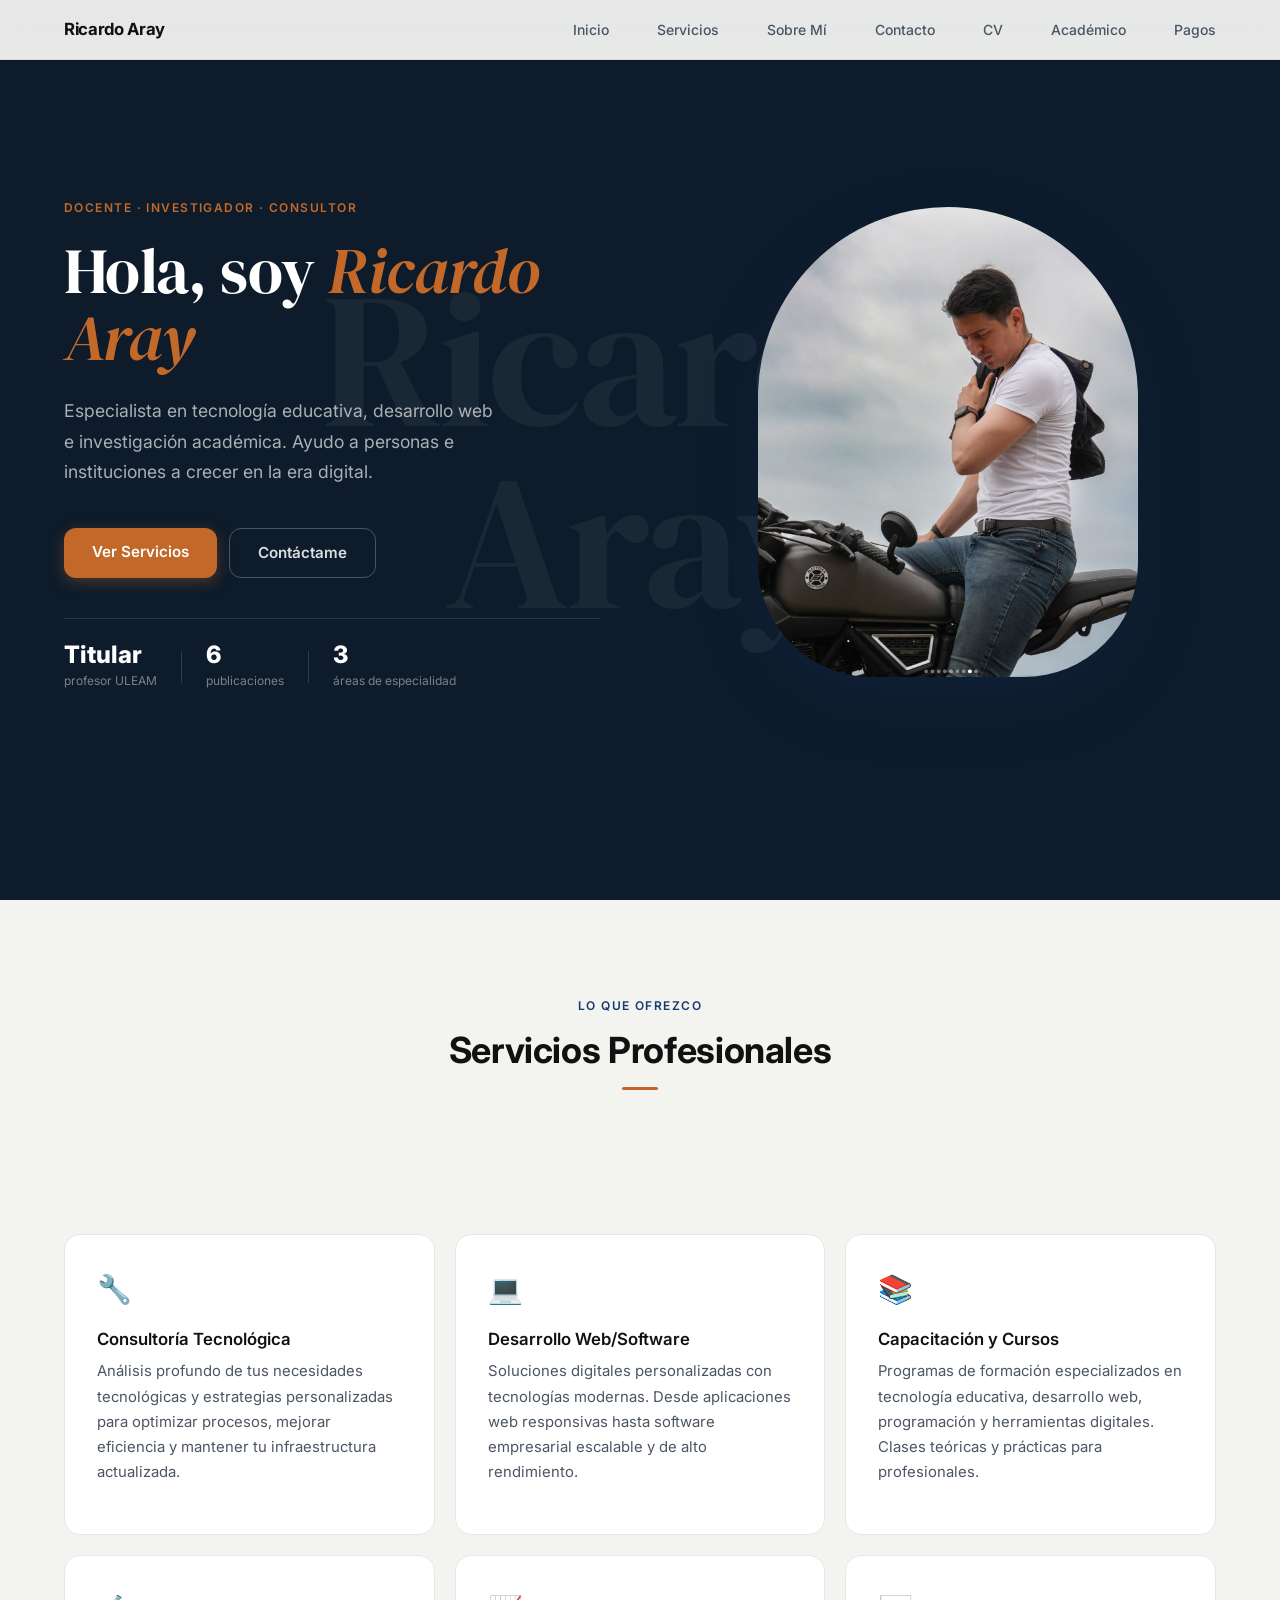
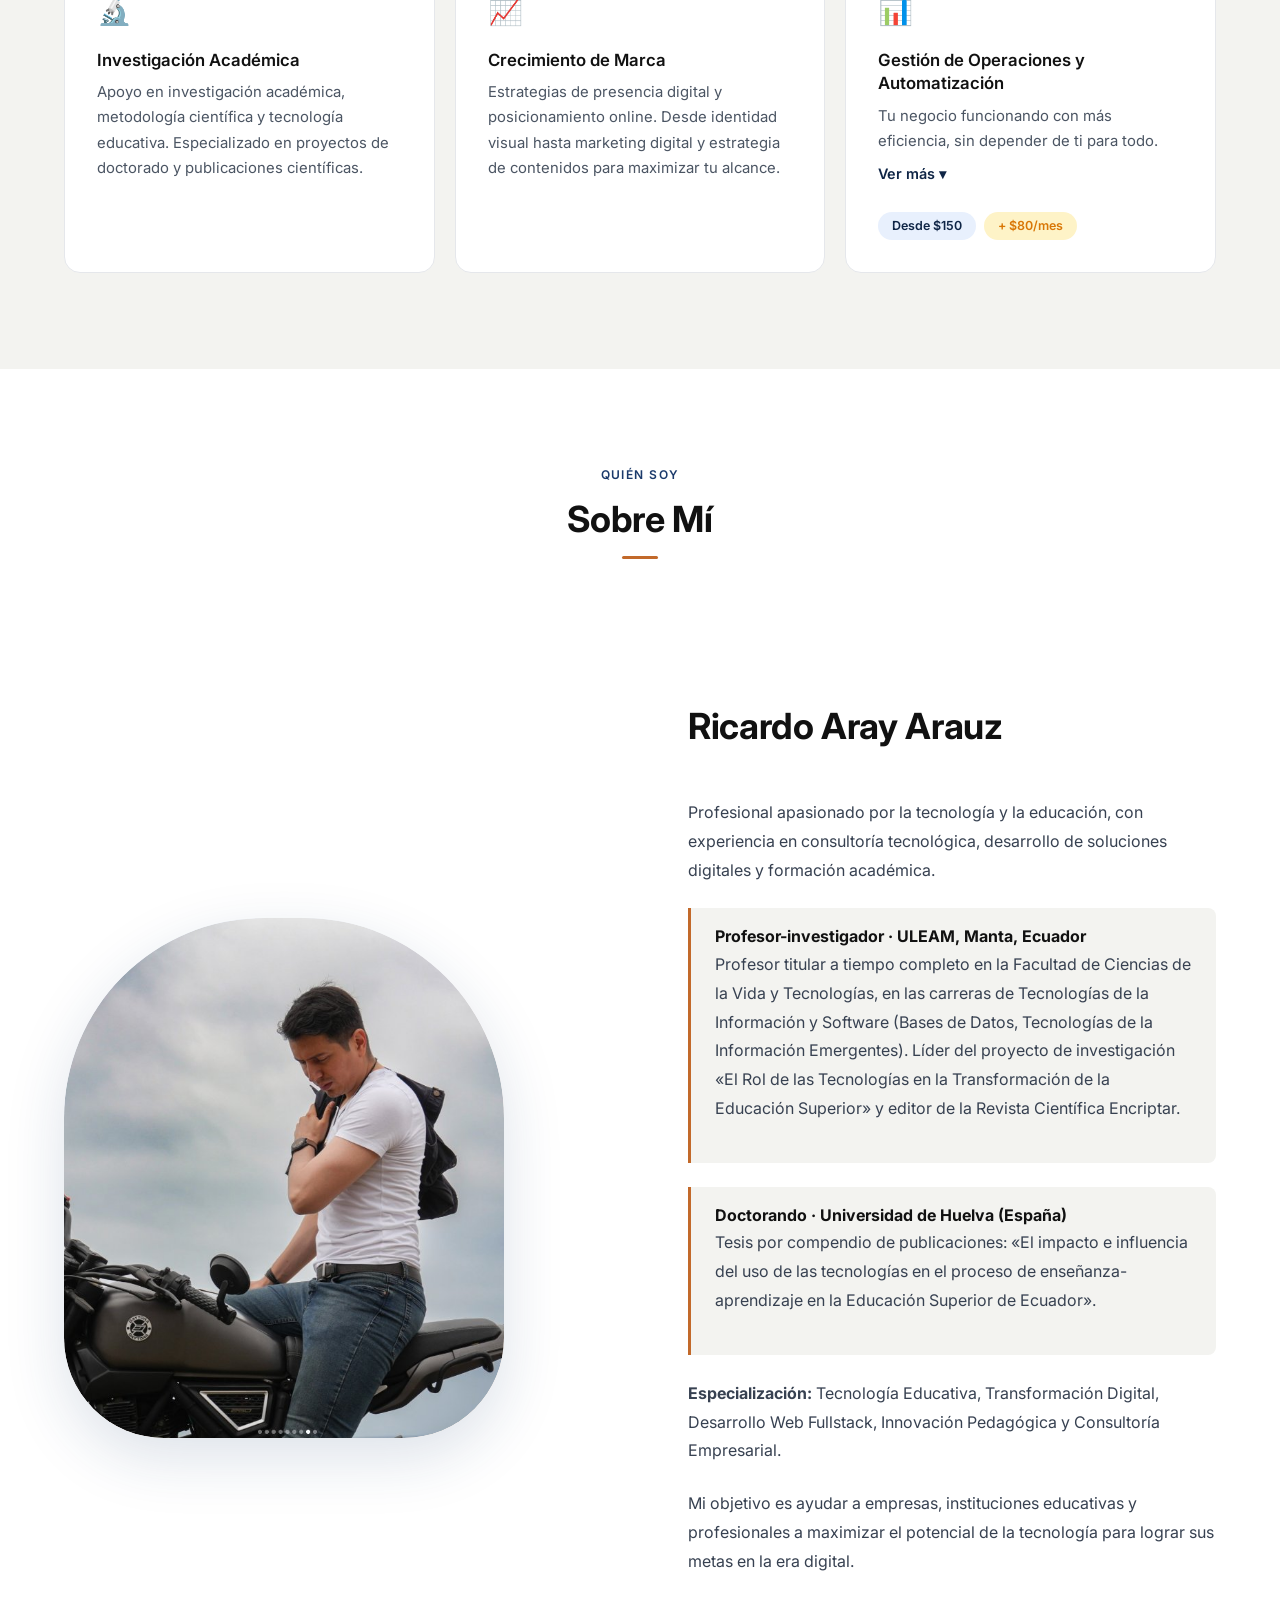
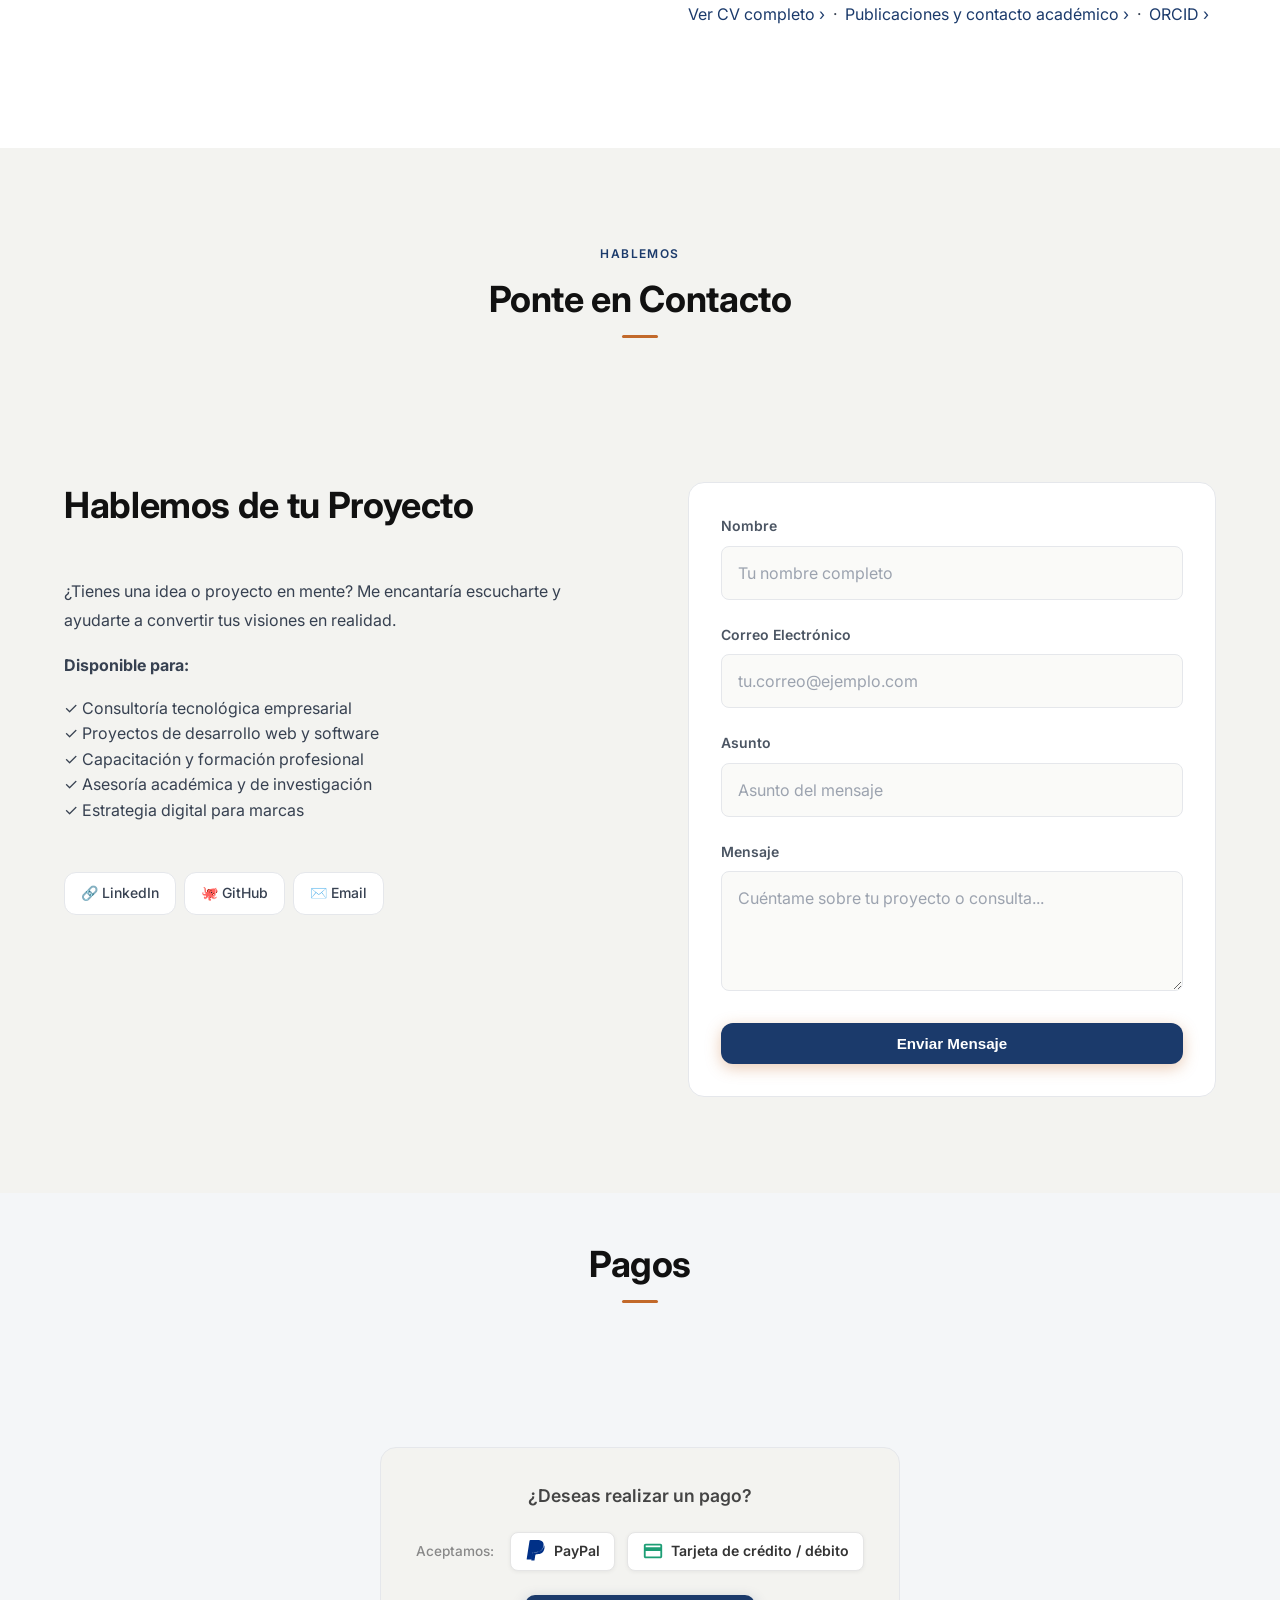
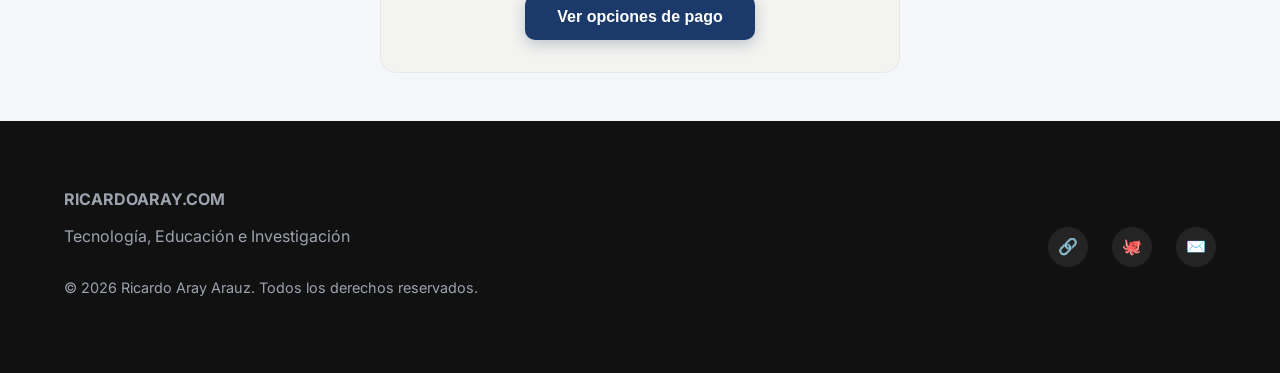
<file: index.html>
<!DOCTYPE html>
<html lang="es">
<head>
  <meta charset="UTF-8">
  <meta name="viewport" content="width=device-width, initial-scale=1.0">
  <title>Ricardo Aray Arauz — Tecnología, Educación e Investigación</title>
  <meta name="description" content="Sitio personal de Ricardo Aray Arauz. Docente, investigador, consultor tecnológico y especialista en tecnología educativa.">
  <meta name="theme-color" content="#1B3A6B">
  <meta property="og:title" content="Ricardo Aray Arauz — Tecnología, Educación e Investigación">
  <meta property="og:description" content="Profesor-investigador (ULEAM) · Doctorando en la Universidad de Huelva · Consultor tecnológico">
  <meta property="og:image" content="https://ricardoaray.com/images/profile.jpg">
  <meta property="og:url" content="https://ricardoaray.com/">
  <link rel="icon" type="image/svg+xml" href="data:image/svg+xml,<svg xmlns='http://www.w3.org/2000/svg' viewBox='0 0 100 100'><rect fill='%235B47E0' width='100' height='100' rx='20'/><text x='50' y='65' font-size='60' font-weight='bold' text-anchor='middle' fill='white' font-family='Arial'>R</text></svg>">
  <!-- Google tag (gtag.js) -->
  <script async src="https://www.googletagmanager.com/gtag/js?id=G-E76LTDWBEV"></script>
  <script>
    window.dataLayer = window.dataLayer || [];
    function gtag(){dataLayer.push(arguments);}
    gtag('js', new Date());
    gtag('config', 'G-E76LTDWBEV');
  </script>
  <link rel="stylesheet" href="css/variables.css">
  <link rel="stylesheet" href="css/styles.css">
  <style>
    .animate-element {
      opacity: 0;
      transform: translateY(24px);
      transition: opacity 0.6s ease-out, transform 0.6s ease-out;
    }
    .animate-element.animate-in {
      opacity: 1 !important;
      transform: none !important;
    }
    /* Hamburger mobile */
    .hamburger {
      display: none;
      flex-direction: column;
      gap: 5px;
      cursor: pointer;
      background: none;
      border: none;
      padding: 4px;
    }
    .hamburger span {
      display: block;
      width: 24px;
      height: 2px;
      background-color: var(--color-gray-900, #111111);
      border-radius: 2px;
      transition: all 0.3s ease;
    }
    .hamburger.active span:nth-child(1) { transform: translateY(7px) rotate(45deg); }
    .hamburger.active span:nth-child(2) { opacity: 0; }
    .hamburger.active span:nth-child(3) { transform: translateY(-7px) rotate(-45deg); }
    @media (max-width: 480px) {
      .hamburger { display: flex; }
      .navbar-links {
        display: none;
        position: absolute;
        top: 100%;
        left: 0; right: 0;
        background: rgba(255,255,255,0.98);
        flex-direction: column;
        padding: 1rem 1.5rem;
        gap: 1rem;
        border-bottom: 1px solid rgba(0,0,0,0.1);
        box-shadow: 0 4px 20px rgba(0,0,0,0.1);
        z-index: 999;
      }
      .navbar-links.open { display: flex; }
    }
    /* Form success */
    .form-success { text-align: center; padding: 2rem 1rem; }
    .form-success-icon { font-size: 3rem; margin-bottom: 1rem; }
    .form-success h3 { color: var(--color-primary, #1B3A6B); font-size: 1.5rem; margin-bottom: .5rem; }
    .form-success p { color: #555; }
  </style>
</head>
<body>

  <!-- Navbar -->
  <nav class="navbar">
    <div class="container">
      <div class="navbar-content">
        <div class="navbar-logo">Ricardo Aray</div>
        <ul class="navbar-links">
          <li><a href="#inicio">Inicio</a></li>
          <li><a href="#servicios">Servicios</a></li>
          <li><a href="#sobre">Sobre Mí</a></li>
          <li><a href="#contacto">Contacto</a></li>
          <li><a href="/cv/">CV</a></li>
          <li><a href="/contacto/">Académico</a></li>
          <li><a href="#pagos">Pagos</a></li>
        </ul>
        <button class="hamburger" aria-label="Menú">
          <span></span><span></span><span></span>
        </button>
      </div>
    </div>
  </nav>

  <!-- Hero Section -->
  <section class="hero" id="inicio">
    <div class="hero-bg-name" aria-hidden="true">Ricardo<br>Aray</div>
    <div class="container">
      <div class="hero-split">
        <div class="hero-content">
          <span class="hero-eyebrow">Docente · Investigador · Consultor</span>
          <h1>Hola, soy <span class="hero-highlight">Ricardo<br>Aray</span></h1>
          <p class="hero-subtitle">Especialista en tecnología educativa, desarrollo web e investigación académica. Ayudo a personas e instituciones a crecer en la era digital.</p>
          <div class="hero-buttons">
            <a href="#servicios" class="btn btn-primary">Ver Servicios</a>
            <a href="#contacto" class="btn btn-secondary">Contáctame</a>
          </div>
          <div class="hero-stats">
            <div class="hero-stat">
              <strong>Titular</strong>
              <span>profesor ULEAM</span>
            </div>
            <div class="hero-stat-sep"></div>
            <div class="hero-stat">
              <strong>6</strong>
              <span>publicaciones</span>
            </div>
            <div class="hero-stat-sep"></div>
            <div class="hero-stat">
              <strong>3</strong>
              <span>áreas de especialidad</span>
            </div>
          </div>
        </div>
        <div class="hero-photo-wrap">
          <img src="images/profile.jpg" alt="Ricardo Aray Arauz" class="hero-photo">
        </div>
      </div>
    </div>
  </section>

  <!-- Servicios -->
  <section id="servicios">
    <div class="container">
      <div class="section-title-wrapper animate-element">
        <span class="section-eyebrow">Lo que ofrezco</span>
        <h2 class="section-title">Servicios Profesionales</h2>
      </div>
      <div class="servicios-grid">
        <div class="service-card animate-element">
          <div class="service-icon">🔧</div>
          <h3>Consultoría Tecnológica</h3>
          <p>Análisis profundo de tus necesidades tecnológicas y estrategias personalizadas para optimizar procesos, mejorar eficiencia y mantener tu infraestructura actualizada.</p>
        </div>
        <div class="service-card animate-element">
          <div class="service-icon">💻</div>
          <h3>Desarrollo Web/Software</h3>
          <p>Soluciones digitales personalizadas con tecnologías modernas. Desde aplicaciones web responsivas hasta software empresarial escalable y de alto rendimiento.</p>
        </div>
        <div class="service-card animate-element">
          <div class="service-icon">📚</div>
          <h3>Capacitación y Cursos</h3>
          <p>Programas de formación especializados en tecnología educativa, desarrollo web, programación y herramientas digitales. Clases teóricas y prácticas para profesionales.</p>
        </div>
        <div class="service-card animate-element">
          <div class="service-icon">🔬</div>
          <h3>Investigación Académica</h3>
          <p>Apoyo en investigación académica, metodología científica y tecnología educativa. Especializado en proyectos de doctorado y publicaciones científicas.</p>
        </div>
        <div class="service-card animate-element">
          <div class="service-icon">📈</div>
          <h3>Crecimiento de Marca</h3>
          <p>Estrategias de presencia digital y posicionamiento online. Desde identidad visual hasta marketing digital y estrategia de contenidos para maximizar tu alcance.</p>
        </div>
        <div class="service-card animate-element">
          <div class="service-icon">📊</div>
          <h3>Gestión de Operaciones y Automatización</h3>
          <p style="margin-bottom:0.5rem">Tu negocio funcionando con más eficiencia, sin depender de ti para todo.</p>
          <details style="font-size:0.9rem">
            <summary style="cursor:pointer;color:#0F2546;font-weight:600;list-style:none;margin-bottom:0.5rem">Ver más ▾</summary>
            <p style="margin-top:0.5rem;opacity:0.85">Actúo como tu Online Business Manager (OBM) remoto: organizo proyectos, analizo métricas, propongo mejoras y coordino procesos para que tu negocio funcione con más eficiencia. Además automatizo tareas repetitivas — reportes en PDF, dashboards interactivos e integración de herramientas — para que tu equipo se enfoque en lo que importa.</p>
          </details>
          <div style="margin-top:1.2rem;display:flex;gap:8px;flex-wrap:wrap">
            <span style="background:#E8F0FD;color:#0F2546;font-size:0.78rem;padding:4px 14px;border-radius:20px;font-weight:600">Desde $150</span>
            <span style="background:#FEF3C7;color:#D97706;font-size:0.78rem;padding:4px 14px;border-radius:20px;font-weight:600">+ $80/mes</span>
          </div>
        </div>
      </div>
    </div>
  </section>

  <style>
    .servicios-cta {
      text-align: center;
      margin-top: 2.5rem;
      padding: 2rem;
      background: var(--color-primary-light, #E8F0FD);
      border-radius: 16px;
      border: 1.5px solid rgba(27,58,107,0.15);
    }
    .servicios-cta-text {
      color: #444;
      margin-bottom: 1.25rem;
      font-size: 1rem;
    }
    .btn-pago-toggle {
      display: inline-flex;
      align-items: center;
      gap: 0.5rem;
      background: #1B3A6B;
      color: #fff;
      border: none;
      border-radius: 10px;
      padding: 0.85rem 2rem;
      font-size: 1rem;
      font-weight: 700;
      cursor: pointer;
      transition: background 0.2s, transform 0.1s, box-shadow 0.2s;
      box-shadow: 0 4px 14px rgba(27,58,107,0.25);
    }
    .btn-pago-toggle:hover {
      background: #0F2546;
      transform: translateY(-2px);
      box-shadow: 0 6px 20px rgba(27,58,107,0.35);
    }
    .pago-trigger {
      text-align: center;
      padding: 2rem;
      background: var(--color-bg-alt, #F3F3F0);
      border-radius: 16px;
      border: 1.5px solid var(--color-gray-200, #E5E7EB);
      max-width: 520px;
      margin: 0 auto;
    }
    .pago-trigger-text {
      color: #444;
      margin-bottom: 1.25rem;
      font-size: 1.05rem;
      font-weight: 500;
    }
    .btn-payphone {
      display: inline-flex;
      align-items: center;
      gap: 0.6rem;
      background: #1B3A6B;
      color: #fff;
      border: none;
      border-radius: 10px;
      padding: 0.85rem 2rem;
      font-size: 1rem;
      font-weight: 700;
      text-decoration: none;
      cursor: pointer;
      transition: background 0.2s, transform 0.1s, box-shadow 0.2s;
      box-shadow: 0 4px 14px rgba(27,58,107,0.25);
    }
    .btn-payphone:hover {
      background: #0F2546;
      transform: translateY(-2px);
      box-shadow: 0 6px 20px rgba(27,58,107,0.35);
    }
  </style>

  <!-- Sobre Mí -->
  <section id="sobre">
    <div class="container">
      <div class="section-title-wrapper animate-element">
        <span class="section-eyebrow">Quién soy</span>
        <h2 class="section-title">Sobre Mí</h2>
      </div>
      <div class="about-content">
        <div class="about-image animate-element">
          <img src="images/profile.jpg" alt="Ricardo Aray Arauz" style="width:100%;height:100%;object-fit:cover;object-position:top center;border-radius:inherit;">
        </div>
        <div class="about-text animate-element">
          <h2>Ricardo Aray Arauz</h2>
          <p>Profesional apasionado por la tecnología y la educación, con experiencia en consultoría tecnológica, desarrollo de soluciones digitales y formación académica.</p>
          <div class="about-highlight">
            <strong>Profesor-investigador · ULEAM, Manta, Ecuador</strong>
            <p>Profesor titular a tiempo completo en la Facultad de Ciencias de la Vida y Tecnologías, en las carreras de Tecnologías de la Información y Software (Bases de Datos, Tecnologías de la Información Emergentes). Líder del proyecto de investigación «El Rol de las Tecnologías en la Transformación de la Educación Superior» y editor de la Revista Científica Encriptar.</p>
          </div>
          <div class="about-highlight">
            <strong>Doctorando · Universidad de Huelva (España)</strong>
            <p>Tesis por compendio de publicaciones: «El impacto e influencia del uso de las tecnologías en el proceso de enseñanza-aprendizaje en la Educación Superior de Ecuador».</p>
          </div>
          <p><strong>Especialización:</strong> Tecnología Educativa, Transformación Digital, Desarrollo Web Fullstack, Innovación Pedagógica y Consultoría Empresarial.</p>
          <p>Mi objetivo es ayudar a empresas, instituciones educativas y profesionales a maximizar el potencial de la tecnología para lograr sus metas en la era digital.</p>
          <p><a href="/cv/">Ver CV completo ›</a> &nbsp;·&nbsp; <a href="/contacto/">Publicaciones y contacto académico ›</a> &nbsp;·&nbsp; <a href="https://orcid.org/0000-0003-2406-9486" target="_blank" rel="noopener noreferrer">ORCID ›</a></p>
        </div>
      </div>
    </div>
  </section>

  <!-- Contacto -->
  <section id="contacto">
    <div class="container">
      <div class="section-title-wrapper animate-element">
        <span class="section-eyebrow">Hablemos</span>
        <h2 class="section-title">Ponte en Contacto</h2>
      </div>
      <div class="contact-content">
        <div class="contact-info animate-element">
          <h2>Hablemos de tu Proyecto</h2>
          <p>¿Tienes una idea o proyecto en mente? Me encantaría escucharte y ayudarte a convertir tus visiones en realidad.</p>
          <p><strong>Disponible para:</strong></p>
          <ul style="list-style: none; color: var(--color-gray-700);">
            <li>✓ Consultoría tecnológica empresarial</li>
            <li>✓ Proyectos de desarrollo web y software</li>
            <li>✓ Capacitación y formación profesional</li>
            <li>✓ Asesoría académica y de investigación</li>
            <li>✓ Estrategia digital para marcas</li>
          </ul>
          <div class="contact-links">
            <a href="https://www.linkedin.com/in/ricardo-aray-arauz-4aa7391b8/" target="_blank" rel="noopener noreferrer">🔗 LinkedIn</a>
            <a href="https://github.com/RicardoUleam2024" target="_blank" rel="noopener noreferrer">🐙 GitHub</a>
            <a href="mailto:me@ricardoaray.com">✉️ Email</a>
          </div>
        </div>
        <form class="contact-form animate-element" action="https://formspree.io/f/xpqybvod" method="POST">
          <div class="form-group">
            <label for="nombre">Nombre</label>
            <input type="text" id="nombre" name="nombre" required placeholder="Tu nombre completo">
          </div>
          <div class="form-group">
            <label for="correo">Correo Electrónico</label>
            <input type="email" id="correo" name="email" required placeholder="tu.correo@ejemplo.com">
          </div>
          <div class="form-group">
            <label for="asunto">Asunto</label>
            <input type="text" id="asunto" name="asunto" required placeholder="Asunto del mensaje">
          </div>
          <div class="form-group">
            <label for="mensaje">Mensaje</label>
            <textarea id="mensaje" name="message" required placeholder="Cuéntame sobre tu proyecto o consulta..."></textarea>
          </div>
          <button type="submit" class="btn btn-primary" style="width: 100%;">Enviar Mensaje</button>
        </form>
      </div>
    </div>
  </section>

  <!-- Pagos -->
  <section id="pagos" class="pagos-bg">
    <div class="container">
      <div class="section-title-wrapper animate-element">
        <h2 class="section-title">Pagos</h2>
      </div>
      <div class="pago-trigger animate-element">
        <p class="pago-trigger-text">¿Deseas realizar un pago?</p>
        <div class="pago-metodos">
          <span class="pago-metodo-label">Aceptamos:</span>
          <div class="pago-metodo-item">
            <svg xmlns="http://www.w3.org/2000/svg" viewBox="0 0 24 24" width="22" height="22" fill="#003087"><path d="M7.076 21.337H2.47a.641.641 0 0 1-.633-.74L4.944.901C5.026.382 5.474 0 5.998 0h7.46c2.57 0 4.578.543 5.69 1.81 1.01 1.15 1.304 2.42 1.012 4.287-.023.143-.047.288-.077.437-.983 5.05-4.349 6.797-8.647 6.797h-2.19c-.524 0-.968.382-1.05.9l-1.12 7.106zm14.146-14.42a3.35 3.35 0 0 0-.607-.541c-.013.076-.026.175-.041.254-.59 3.025-2.566 6.481-8.079 6.481h-2.19a2.282 2.282 0 0 0-2.252 1.93l-1.167 7.397h3.43l.924-5.858a1.27 1.27 0 0 1 1.255-1.073h.794c3.925 0 6.993-1.595 7.894-6.208.386-1.987.115-3.55-.961-4.382z"/></svg>
            <span>PayPal</span>
          </div>
          <div class="pago-metodo-item">
            <svg xmlns="http://www.w3.org/2000/svg" viewBox="0 0 24 24" width="22" height="22" fill="#1D9E75"><path d="M20 4H4c-1.11 0-2 .89-2 2v12c0 1.11.89 2 2 2h16c1.11 0 2-.89 2-2V6c0-1.11-.89-2-2-2zm0 14H4v-6h16v6zm0-10H4V6h16v2z"/></svg>
            <span>Tarjeta de crédito / débito</span>
          </div>
        </div>
        <button class="btn-pago-toggle" onclick="togglePago()">Ver opciones de pago</button>
      </div>
      <div class="payment-box animate-element" id="payment-box" style="display:none;">
        <p style="text-align:center;color:#888;font-size:0.85rem;margin-bottom:1.5rem;">Ingresa el monto, el concepto y elige tu método de pago.</p>
        <div class="form-group">
          <label for="pago-concepto">Concepto</label>
          <input type="text" id="pago-concepto" placeholder="Ej: Consultoría web, Curso Python...">
        </div>
        <div class="payment-row">
          <div class="form-group" style="flex:1">
            <label for="pago-monto">Monto</label>
            <input type="number" id="pago-monto" placeholder="0.00" min="1" step="0.01">
          </div>
          <div class="form-group" style="width:130px">
            <label for="pago-moneda">Moneda</label>
            <select id="pago-moneda">
              <option value="USD">USD $</option>
              <option value="EUR">EUR €</option>
            </select>
          </div>
        </div>
        <p class="payment-note">Al hacer clic en el botón serás redirigido a PayPal. Incluye el concepto en el campo <strong>"Nota"</strong> de PayPal al finalizar el pago.</p>
        <button class="btn-paypal" onclick="pagarPaypal()">
          <svg xmlns="http://www.w3.org/2000/svg" viewBox="0 0 24 24" width="22" height="22" fill="#003087"><path d="M7.076 21.337H2.47a.641.641 0 0 1-.633-.74L4.944.901C5.026.382 5.474 0 5.998 0h7.46c2.57 0 4.578.543 5.69 1.81 1.01 1.15 1.304 2.42 1.012 4.287-.023.143-.047.288-.077.437-.983 5.05-4.349 6.797-8.647 6.797h-2.19c-.524 0-.968.382-1.05.9l-1.12 7.106zm14.146-14.42a3.35 3.35 0 0 0-.607-.541c-.013.076-.026.175-.041.254-.59 3.025-2.566 6.481-8.079 6.481h-2.19a2.282 2.282 0 0 0-2.252 1.93l-1.167 7.397h3.43l.924-5.858a1.27 1.27 0 0 1 1.255-1.073h.794c3.925 0 6.993-1.595 7.894-6.208.386-1.987.115-3.55-.961-4.382z"/></svg>
          Pagar con PayPal
        </button>
        <div class="payment-divider"><span>o paga con tarjeta</span></div>
        <a href="https://ppls.me/iqSMsKUUb2j6NUoUQgZw" target="_blank" rel="noopener noreferrer" class="btn-payphone" style="width:100%;justify-content:center;">
          <svg xmlns="http://www.w3.org/2000/svg" viewBox="0 0 24 24" width="20" height="20" fill="currentColor"><path d="M20 4H4c-1.11 0-2 .89-2 2v12c0 1.11.89 2 2 2h16c1.11 0 2-.89 2-2V6c0-1.11-.89-2-2-2zm0 14H4v-6h16v6zm0-10H4V6h16v2z"/></svg>
          Pagar con tarjeta (Payphone)
        </a>
        <button onclick="togglePago()" style="width:100%;margin-top:1rem;background:none;border:none;color:#aaa;font-size:0.85rem;cursor:pointer;">Cerrar ✕</button>
      </div>
    </div>
  </section>

  <style>
    .pagos-bg {
      background: #f4f6f8;
      padding-top: 3rem;
      padding-bottom: 3rem;
    }
    .pago-trigger-text { color: #444 !important; font-size: 1.1rem; font-weight: 600; }
    .pago-metodos {
      display: flex;
      align-items: center;
      justify-content: center;
      flex-wrap: wrap;
      gap: 0.75rem;
      margin-bottom: 1.5rem;
    }
    .pago-metodo-label {
      font-size: 0.85rem;
      color: #888;
      font-weight: 500;
      margin-right: 0.25rem;
    }
    .pago-metodo-item {
      display: flex;
      align-items: center;
      gap: 0.4rem;
      background: #fff;
      border: 1.5px solid #e5e5e5;
      border-radius: 8px;
      padding: 0.45rem 0.9rem;
      font-size: 0.88rem;
      font-weight: 600;
      color: #333;
      box-shadow: 0 1px 4px rgba(0,0,0,0.06);
    }
    .pago-trigger {
      background: var(--color-bg-alt, #F3F3F0) !important;
      border-color: var(--color-gray-200, #E5E7EB) !important;
    }
    .payment-box {
      max-width: 520px;
      margin: 0 auto;
      background: #fff;
      border-radius: 16px;
      padding: 2.5rem;
      box-shadow: 0 4px 24px rgba(0,0,0,0.08);
    }
    .payment-row { display: flex; gap: 1rem; }
    #pagos .form-group { margin-bottom: 1.25rem; }
    #pagos label { display: block; font-weight: 600; font-size: 0.9rem; color: #333; margin-bottom: 0.4rem; }
    #pagos input, #pagos select {
      width: 100%;
      padding: 0.75rem 1rem;
      border: 1.5px solid #ddd;
      border-radius: 8px;
      font-size: 1rem;
      transition: border-color 0.2s;
      outline: none;
    }
    #pagos input:focus, #pagos select:focus { border-color: #1B3A6B; box-shadow: 0 0 0 3px rgba(27,58,107,0.1); }
    .payment-note {
      font-size: 0.85rem;
      color: #888;
      background: #E8F0FD;
      border-left: 3px solid #1B3A6B;
      padding: 0.6rem 0.9rem;
      border-radius: 4px;
      margin-bottom: 1.5rem;
    }
    .btn-paypal {
      width: 100%;
      background: #FFC439;
      color: #003087;
      border: none;
      border-radius: 8px;
      padding: 0.9rem;
      font-size: 1rem;
      font-weight: 700;
      cursor: pointer;
      display: flex;
      align-items: center;
      justify-content: center;
      gap: 0.6rem;
      transition: background 0.2s, transform 0.1s;
    }
    .btn-paypal:hover { background: #f0b429; transform: translateY(-1px); }
    .payment-divider {
      display: flex;
      align-items: center;
      gap: 0.75rem;
      margin: 1.25rem 0;
      color: #aaa;
      font-size: 0.85rem;
    }
    .payment-divider::before, .payment-divider::after {
      content: '';
      flex: 1;
      height: 1px;
      background: #e5e5e5;
    }
  </style>

  <script>
    function togglePago() {
      const box = document.getElementById('payment-box');
      const trigger = document.querySelector('.pago-trigger');
      const isHidden = box.style.display === 'none';
      box.style.display = isHidden ? 'block' : 'none';
      trigger.style.display = isHidden ? 'none' : 'block';
      if (isHidden) box.scrollIntoView({ behavior: 'smooth', block: 'start' });
    }

    function pagarPaypal() {
      const monto = document.getElementById('pago-monto').value;
      const moneda = document.getElementById('pago-moneda').value;
      if (!monto || parseFloat(monto) <= 0) {
        alert('Por favor ingresa un monto válido.');
        return;
      }
      const url = `https://www.paypal.me/RicardoArayAr/${parseFloat(monto).toFixed(2)}${moneda}`;
      window.open(url, '_blank');
    }
  </script>

  <!-- Footer -->
  <footer class="footer">
    <div class="container">
      <div class="footer-content">
        <div class="footer-info">
          <p><strong>RICARDOARAY.COM</strong></p>
          <p>Tecnología, Educación e Investigación</p>
          <p style="margin-top: var(--spacing-lg); font-size: 0.9rem;">© 2026 Ricardo Aray Arauz. Todos los derechos reservados.</p>
        </div>
        <div class="footer-links">
          <a href="https://www.linkedin.com/in/ricardo-aray-arauz-4aa7391b8/" target="_blank" rel="noopener noreferrer" title="LinkedIn"><span>🔗</span></a>
          <a href="https://github.com/RicardoUleam2024" target="_blank" rel="noopener noreferrer" title="GitHub"><span>🐙</span></a>
          <a href="mailto:me@ricardoaray.com" title="Email"><span>✉️</span></a>
        </div>
      </div>
    </div>
  </footer>

  <script src="js/animations.js"></script>
  <script>
    // ── Parallax dismantle al scroll ──────────────────────────────────
    (function() {
      const heroContent = document.querySelector('.hero-content');
      const heroPhotoWrap = document.querySelector('.hero-photo-wrap');
      const hero = document.getElementById('inicio');
      if (!heroContent || !heroPhotoWrap || !hero) return;
      // Solo en escritorio: en el teléfono el texto va debajo de la foto y el
      // desvanecido lo ocultaba mientras todavía estaba en pantalla.
      const parallaxOK = window.matchMedia('(min-width: 901px) and (prefers-reduced-motion: no-preference)');

      let ticking = false;
      window.addEventListener('scroll', function() {
        if (!ticking) {
          requestAnimationFrame(function() {
            const scrollY = window.scrollY;
            const heroH = hero.offsetHeight;
            if (parallaxOK.matches && scrollY <= heroH) {
              const p = scrollY / heroH;
              // Texto: sube y desaparece antes
              heroContent.style.transform = 'translateY(' + (-scrollY * 0.28) + 'px)';
              heroContent.style.opacity = Math.max(1 - p * 1.3, 0);
              // Foto: sube más despacio, efecto de separación (parallax)
              heroPhotoWrap.style.transform = 'translateY(' + (-scrollY * 0.1) + 'px)';
            } else {
              heroContent.style.opacity = '';
              heroContent.style.transform = '';
              heroPhotoWrap.style.transform = '';
            }
            ticking = false;
          });
          ticking = true;
        }
      }, { passive: true });
    })();

    // ── Tilt 3D de la foto al mover el mouse ─────────────────────────
    (function() {
      const photoWrap = document.querySelector('.hero-photo-wrap');
      const heroSection = document.getElementById('inicio');
      if (!photoWrap || !heroSection) return;

      let resetTimeout;
      heroSection.addEventListener('mousemove', function(e) {
        clearTimeout(resetTimeout);
        const rect = heroSection.getBoundingClientRect();
        const cx = rect.left + rect.width / 2;
        const cy = rect.top + rect.height / 2;
        const dx = (e.clientX - cx) / (rect.width / 2);
        const dy = (e.clientY - cy) / (rect.height / 2);
        photoWrap.style.transition = 'transform 0.08s ease';
        photoWrap.style.transform = 'perspective(900px) rotateY(' + (dx * 9) + 'deg) rotateX(' + (-dy * 6) + 'deg) translateY(0)';
      });

      heroSection.addEventListener('mouseleave', function() {
        resetTimeout = setTimeout(function() {
          photoWrap.style.transition = 'transform 0.6s cubic-bezier(0.16,1,0.3,1)';
          photoWrap.style.transform = 'perspective(900px) rotateY(0deg) rotateX(0deg)';
        }, 80);
      });
    })();
  </script>
</body>
</html>
</file>
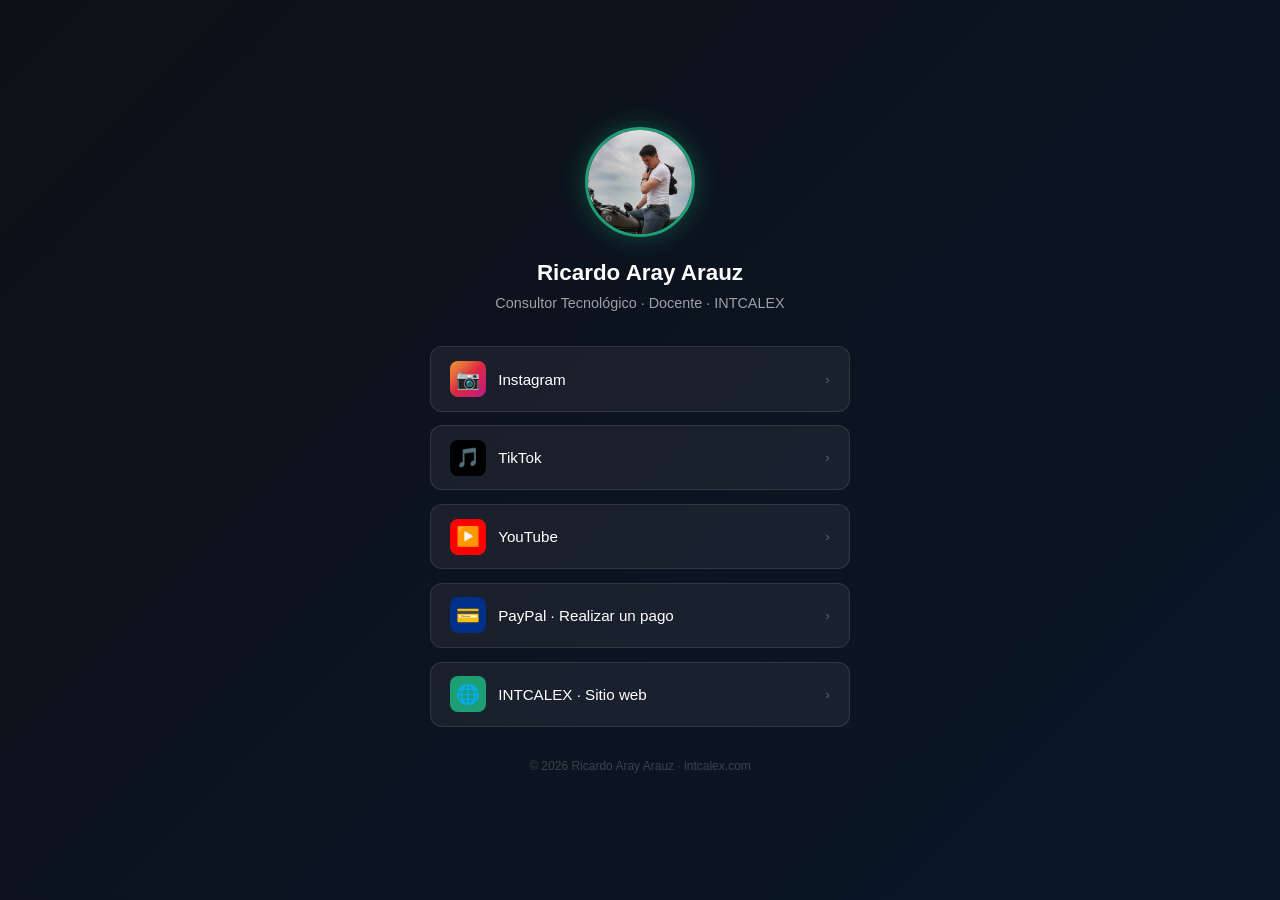
<file: bio/index.html>
<!DOCTYPE html>
<html lang="es">
<head>
  <meta charset="UTF-8">
  <meta name="viewport" content="width=device-width, initial-scale=1.0">
  <title>Ricardo Aray Arauz</title>
  <meta name="description" content="Consultor Tecnológico · Docente · INTCALEX">
  <!-- Google tag (gtag.js) -->
  <script async src="https://www.googletagmanager.com/gtag/js?id=G-E76LTDWBEV"></script>
  <script>
    window.dataLayer = window.dataLayer || [];
    function gtag(){dataLayer.push(arguments);}
    gtag('js', new Date());
    gtag('config', 'G-E76LTDWBEV');
  </script>
  <style>
    * { margin: 0; padding: 0; box-sizing: border-box; }

    body {
      font-family: 'Segoe UI', Arial, sans-serif;
      background: linear-gradient(135deg, #0D1117 0%, #0a1628 100%);
      min-height: 100vh;
      display: flex;
      align-items: center;
      justify-content: center;
      padding: 2rem 1rem;
    }

    .card {
      width: 100%;
      max-width: 420px;
      text-align: center;
    }

    .avatar {
      width: 110px;
      height: 110px;
      border-radius: 50%;
      object-fit: cover;
      object-position: top center;
      border: 3px solid #1D9E75;
      box-shadow: 0 0 24px rgba(29,158,117,0.4);
      margin-bottom: 1.2rem;
    }

    h1 {
      color: #ffffff;
      font-size: 1.4rem;
      font-weight: 700;
      margin-bottom: 0.4rem;
    }

    .bio {
      color: rgba(255,255,255,0.6);
      font-size: 0.9rem;
      margin-bottom: 2rem;
      line-height: 1.5;
    }

    .links {
      display: flex;
      flex-direction: column;
      gap: 0.85rem;
    }

    .link-btn {
      display: flex;
      align-items: center;
      gap: 0.75rem;
      background: rgba(255,255,255,0.06);
      border: 1px solid rgba(255,255,255,0.1);
      border-radius: 12px;
      padding: 0.85rem 1.2rem;
      color: #ffffff;
      text-decoration: none;
      font-size: 0.95rem;
      font-weight: 500;
      transition: background 0.2s, border-color 0.2s, transform 0.15s;
    }

    .link-btn:hover {
      background: rgba(29,158,117,0.2);
      border-color: #1D9E75;
      transform: translateY(-2px);
    }

    .link-btn .icon {
      width: 36px;
      height: 36px;
      border-radius: 8px;
      display: flex;
      align-items: center;
      justify-content: center;
      font-size: 1.2rem;
      flex-shrink: 0;
    }

    .link-btn .label { flex: 1; text-align: left; }
    .link-btn .arrow { color: rgba(255,255,255,0.3); font-size: 0.85rem; }

    .icon-ig   { background: linear-gradient(135deg, #f09433, #e6683c, #dc2743, #cc2366, #bc1888); }
    .icon-tt   { background: #000000; }
    .icon-yt   { background: #FF0000; }
    .icon-pp   { background: #003087; }
    .icon-web  { background: #1D9E75; }

    .footer {
      margin-top: 2rem;
      color: rgba(255,255,255,0.2);
      font-size: 0.75rem;
    }
  </style>
</head>
<body>
  <div class="card">
    <img src="../images/profile.jpg" alt="Ricardo Aray Arauz" class="avatar">
    <h1>Ricardo Aray Arauz</h1>
    <p class="bio">Consultor Tecnológico · Docente · INTCALEX</p>

    <div class="links">
      <a href="https://www.instagram.com/ricardoaray" target="_blank" rel="noopener noreferrer" class="link-btn">
        <span class="icon icon-ig">📷</span>
        <span class="label">Instagram</span>
        <span class="arrow">›</span>
      </a>
      <a href="https://www.tiktok.com/@ricardo.aray" target="_blank" rel="noopener noreferrer" class="link-btn">
        <span class="icon icon-tt">🎵</span>
        <span class="label">TikTok</span>
        <span class="arrow">›</span>
      </a>
      <a href="https://www.youtube.com/@RicardoAray" target="_blank" rel="noopener noreferrer" class="link-btn">
        <span class="icon icon-yt">▶️</span>
        <span class="label">YouTube</span>
        <span class="arrow">›</span>
      </a>
      <a href="https://www.paypal.me/RicardoArayAr" target="_blank" rel="noopener noreferrer" class="link-btn">
        <span class="icon icon-pp">💳</span>
        <span class="label">PayPal · Realizar un pago</span>
        <span class="arrow">›</span>
      </a>
      <a href="https://intcalex.com" target="_blank" rel="noopener noreferrer" class="link-btn">
        <span class="icon icon-web">🌐</span>
        <span class="label">INTCALEX · Sitio web</span>
        <span class="arrow">›</span>
      </a>
    </div>

    <p class="footer">© 2026 Ricardo Aray Arauz · intcalex.com</p>
  </div>
</body>
</html>
</file>
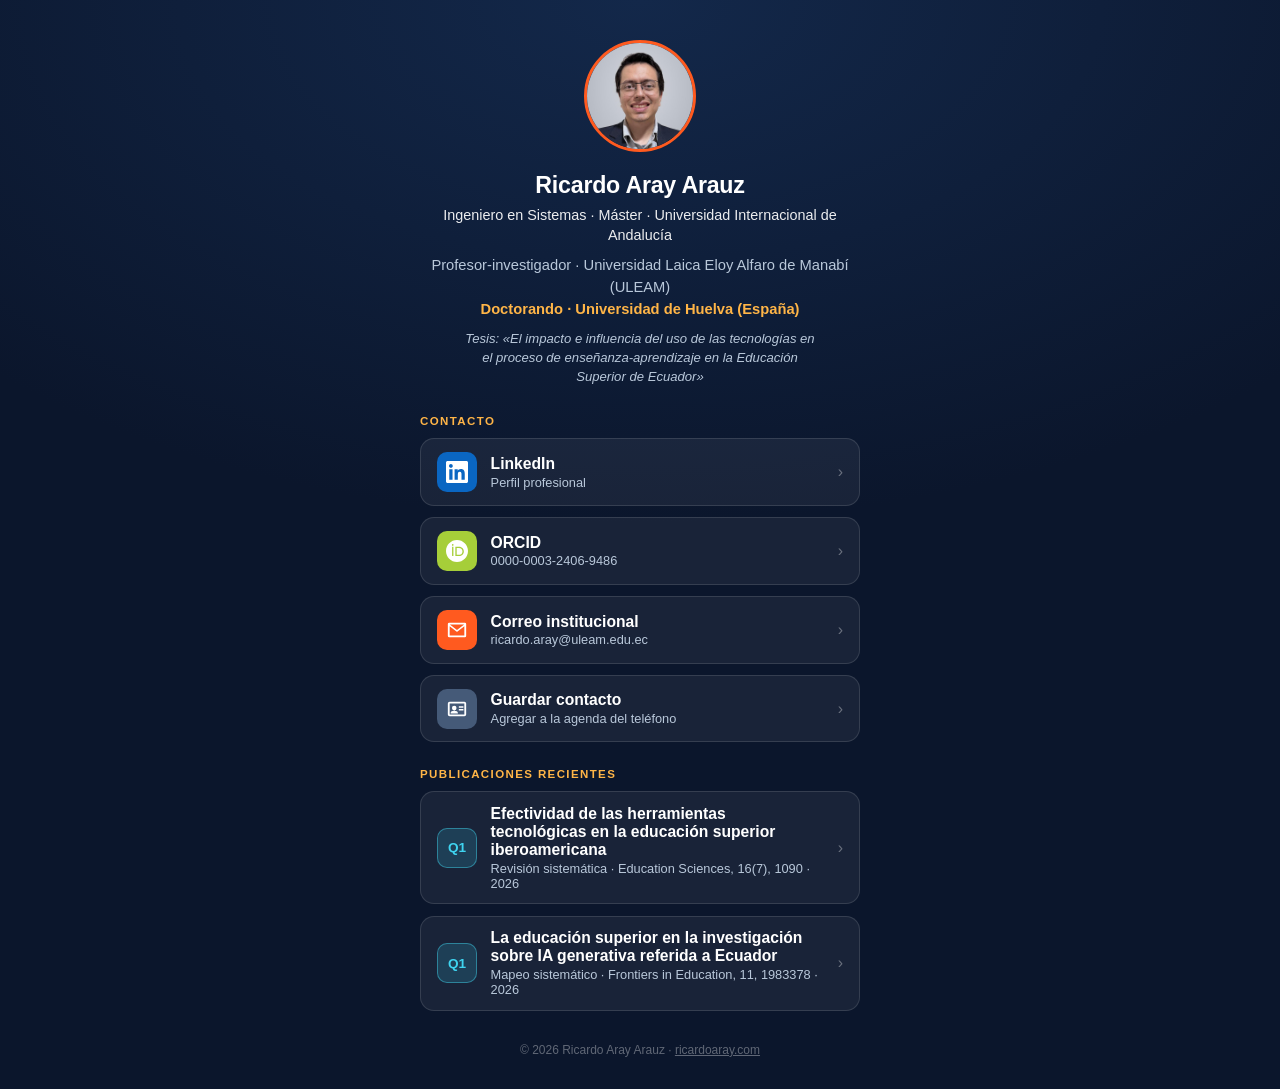
<file: contacto/index.html>
<!DOCTYPE html>
<html lang="es">
<head>
  <meta charset="UTF-8">
  <meta name="viewport" content="width=device-width, initial-scale=1.0">
  <title>Ricardo Aray Arauz · Contacto académico</title>
  <meta name="description" content="Ricardo Aray Arauz: profesor-investigador de la ULEAM y doctorando en la Universidad de Huelva con una tesis sobre el impacto de las tecnologías en la enseñanza-aprendizaje en la educación superior de Ecuador. LinkedIn, ORCID, correo y publicaciones.">
  <meta property="og:title" content="Ricardo Aray Arauz · Contacto académico">
  <meta property="og:description" content="Profesor-investigador (ULEAM) · Doctorando en la Universidad de Huelva">
  <meta property="og:image" content="https://ricardoaray.com/images/profile-academico.jpg">
  <link rel="icon" type="image/svg+xml" href="data:image/svg+xml,<svg xmlns='http://www.w3.org/2000/svg' viewBox='0 0 100 100'><rect fill='%230B162C' width='100' height='100' rx='20'/><text x='50' y='66' font-size='60' font-weight='bold' text-anchor='middle' fill='%23FF5A1F' font-family='Arial'>R</text></svg>">
  <!-- Google tag (gtag.js) -->
  <script async src="https://www.googletagmanager.com/gtag/js?id=G-E76LTDWBEV"></script>
  <script>
    window.dataLayer = window.dataLayer || [];
    function gtag(){dataLayer.push(arguments);}
    gtag('js', new Date());
    gtag('config', 'G-E76LTDWBEV');
  </script>
  <style>
    :root {
      --bg: #0B162C;
      --bg-2: #13284A;
      --card: rgba(255,255,255,0.06);
      --line: rgba(255,255,255,0.12);
      --text: #FFFFFF;
      --muted: #B9C8DA;
      --orange: #FF5A1F;
      --gold: #FFB547;
      --teal: #3FD4F0;
    }
    * { margin: 0; padding: 0; box-sizing: border-box; }
    body {
      font-family: -apple-system, BlinkMacSystemFont, "Segoe UI", Roboto, Arial, sans-serif;
      color: var(--text);
      background: radial-gradient(120% 80% at 50% 0%, var(--bg-2) 0%, var(--bg) 60%);
      min-height: 100vh;
      padding: 2.5rem 1rem 2rem;
      display: flex;
      justify-content: center;
    }
    main { width: 100%; max-width: 440px; }
    header { text-align: center; margin-bottom: 1.8rem; }
    .avatar {
      width: 112px; height: 112px; border-radius: 50%;
      object-fit: cover; object-position: top center;
      border: 3px solid var(--orange);
      margin-bottom: 1rem;
    }
    h1 { font-size: 1.45rem; font-weight: 700; letter-spacing: -0.01em; }
    .degrees { color: var(--text); font-size: 0.9rem; font-weight: 500; line-height: 1.45; margin-top: 0.35rem; opacity: 0.92; }
    .role { color: var(--muted); font-size: 0.92rem; line-height: 1.5; margin-top: 0.45rem; }
    .role strong { color: var(--gold); font-weight: 600; }
    .thesis { color: var(--muted); font-size: 0.82rem; font-style: italic; line-height: 1.45; margin: 0.6rem auto 0; max-width: 360px; }
    .section-label {
      font-size: 0.72rem; font-weight: 700; letter-spacing: 0.12em;
      text-transform: uppercase; color: var(--gold);
      margin: 1.6rem 0 0.7rem;
    }
    .links { display: flex; flex-direction: column; gap: 0.7rem; }
    a.item {
      display: flex; align-items: center; gap: 0.85rem;
      background: var(--card); border: 1px solid var(--line);
      border-radius: 14px; padding: 0.8rem 1rem;
      color: var(--text); text-decoration: none;
      transition: border-color .2s, background .2s, transform .15s;
    }
    a.item:hover, a.item:focus-visible { border-color: var(--orange); background: rgba(255,90,31,0.10); transform: translateY(-1px); }
    a.item:focus-visible { outline: 2px solid var(--gold); outline-offset: 2px; }
    .ico {
      width: 40px; height: 40px; border-radius: 10px; flex-shrink: 0;
      display: flex; align-items: center; justify-content: center;
    }
    .ico svg { width: 22px; height: 22px; fill: #fff; }
    .ico-li { background: #0A66C2; }
    .ico-or { background: #A6CE39; }
    .ico-or svg { fill: #fff; }
    .ico-mail { background: var(--orange); }
    .ico-card { background: #455A78; }
    .ico-pub { background: rgba(63,212,240,0.16); border: 1px solid rgba(63,212,240,0.45); }
    .ico-pub span { color: var(--teal); font-weight: 800; font-size: 0.85rem; }
    .txt { flex: 1; min-width: 0; }
    .t1 { font-weight: 600; font-size: 0.98rem; }
    .t2 { color: var(--muted); font-size: 0.8rem; margin-top: 0.1rem; overflow-wrap: anywhere; }
    .arrow { color: rgba(255,255,255,0.35); }
    footer { text-align: center; color: rgba(255,255,255,0.35); font-size: 0.75rem; margin-top: 2rem; }
    footer a { color: inherit; }
  </style>
</head>
<body>
  <main>
    <header>
      <img src="../images/profile-academico.jpg" alt="Foto de Ricardo Aray Arauz" class="avatar" width="112" height="112">
      <h1>Ricardo Aray Arauz</h1>
      <p class="degrees">Ingeniero en Sistemas · Máster · Universidad Internacional de Andalucía</p>
      <p class="role">Profesor-investigador · Universidad Laica Eloy Alfaro de Manabí (ULEAM)<br>
      <strong>Doctorando · Universidad de Huelva (España)</strong></p>
      <p class="thesis">Tesis: «El impacto e influencia del uso de las tecnologías en el proceso de enseñanza-aprendizaje en la Educación Superior de Ecuador»</p>
    </header>

    <p class="section-label">Contacto</p>
    <nav class="links" aria-label="Perfiles y contacto">
      <a class="item" href="https://www.linkedin.com/in/ricardo-aray-arauz-4aa7391b8/" target="_blank" rel="noopener noreferrer">
        <span class="ico ico-li"><svg viewBox="0 0 24 24" aria-hidden="true"><path d="M20.447 20.452h-3.554v-5.569c0-1.328-.027-3.037-1.852-3.037-1.853 0-2.136 1.445-2.136 2.939v5.667H9.351V9h3.414v1.561h.046c.477-.9 1.637-1.85 3.37-1.85 3.601 0 4.267 2.37 4.267 5.455v6.286zM5.337 7.433c-1.144 0-2.063-.926-2.063-2.065 0-1.138.92-2.063 2.063-2.063 1.14 0 2.064.925 2.064 2.063 0 1.139-.925 2.065-2.064 2.065zm1.782 13.019H3.555V9h3.564v11.452zM22.225 0H1.771C.792 0 0 .774 0 1.729v20.542C0 23.227.792 24 1.771 24h20.451C23.2 24 24 23.227 24 22.271V1.729C24 .774 23.2 0 22.222 0h.003z"/></svg></span>
        <span class="txt"><span class="t1">LinkedIn</span><span class="t2" style="display:block">Perfil profesional</span></span>
        <span class="arrow" aria-hidden="true">›</span>
      </a>
      <a class="item" href="https://orcid.org/0000-0003-2406-9486" target="_blank" rel="noopener noreferrer">
        <span class="ico ico-or"><svg viewBox="0 0 24 24" aria-hidden="true"><path d="M12 0C5.372 0 0 5.372 0 12s5.372 12 12 12 12-5.372 12-12S18.628 0 12 0zM7.369 4.378c.525 0 .947.431.947.947s-.422.947-.947.947a.95.95 0 0 1-.947-.947c0-.525.422-.947.947-.947zm-.722 3.038h1.444v10.041H6.647V7.416zm3.562 0h3.9c3.712 0 5.344 2.653 5.344 5.025 0 2.578-2.016 5.025-5.325 5.025h-3.919V7.416zm1.444 1.303v7.444h2.297c3.272 0 4.022-2.484 4.022-3.722 0-2.016-1.284-3.722-4.097-3.722h-2.222z"/></svg></span>
        <span class="txt"><span class="t1">ORCID</span><span class="t2" style="display:block">0000-0003-2406-9486</span></span>
        <span class="arrow" aria-hidden="true">›</span>
      </a>
      <a class="item" href="mailto:ricardo.aray@uleam.edu.ec">
        <span class="ico ico-mail"><svg viewBox="0 0 24 24" aria-hidden="true"><path d="M2 5.5A1.5 1.5 0 0 1 3.5 4h17A1.5 1.5 0 0 1 22 5.5v13a1.5 1.5 0 0 1-1.5 1.5h-17A1.5 1.5 0 0 1 2 18.5v-13Zm2.2.5 7.8 6.1L19.8 6H4.2ZM20 7.9l-7.4 5.8a1 1 0 0 1-1.2 0L4 7.9V18h16V7.9Z"/></svg></span>
        <span class="txt"><span class="t1">Correo institucional</span><span class="t2" style="display:block">ricardo.aray@uleam.edu.ec</span></span>
        <span class="arrow" aria-hidden="true">›</span>
      </a>
      <a class="item" href="ricardo-aray-arauz.vcf" download>
        <span class="ico ico-card"><svg viewBox="0 0 24 24" aria-hidden="true"><path d="M4 4h16a2 2 0 0 1 2 2v12a2 2 0 0 1-2 2H4a2 2 0 0 1-2-2V6a2 2 0 0 1 2-2Zm0 2v12h16V6H4Zm5 2.5a2.5 2.5 0 1 1 0 5 2.5 2.5 0 0 1 0-5ZM5 16.5c0-1.7 1.8-2.5 4-2.5s4 .8 4 2.5V17H5v-.5ZM14 9h5v1.5h-5V9Zm0 3h5v1.5h-5V12Z"/></svg></span>
        <span class="txt"><span class="t1">Guardar contacto</span><span class="t2" style="display:block">Agregar a la agenda del teléfono</span></span>
        <span class="arrow" aria-hidden="true">›</span>
      </a>
    </nav>

    <p class="section-label">Publicaciones recientes</p>
    <nav class="links" aria-label="Publicaciones">
      <a class="item" href="https://doi.org/10.3390/educsci16071090" target="_blank" rel="noopener noreferrer">
        <span class="ico ico-pub"><span>Q1</span></span>
        <span class="txt"><span class="t1">Efectividad de las herramientas tecnológicas en la educación superior iberoamericana</span><span class="t2" style="display:block">Revisión sistemática · Education Sciences, 16(7), 1090 · 2026</span></span>
        <span class="arrow" aria-hidden="true">›</span>
      </a>
      <a class="item" href="https://doi.org/10.3389/feduc.2026.1983378" target="_blank" rel="noopener noreferrer">
        <span class="ico ico-pub"><span>Q1</span></span>
        <span class="txt"><span class="t1">La educación superior en la investigación sobre IA generativa referida a Ecuador</span><span class="t2" style="display:block">Mapeo sistemático · Frontiers in Education, 11, 1983378 · 2026</span></span>
        <span class="arrow" aria-hidden="true">›</span>
      </a>
    </nav>

    <footer>© 2026 Ricardo Aray Arauz · <a href="https://ricardoaray.com">ricardoaray.com</a></footer>
  </main>
</body>
</html>
</file>
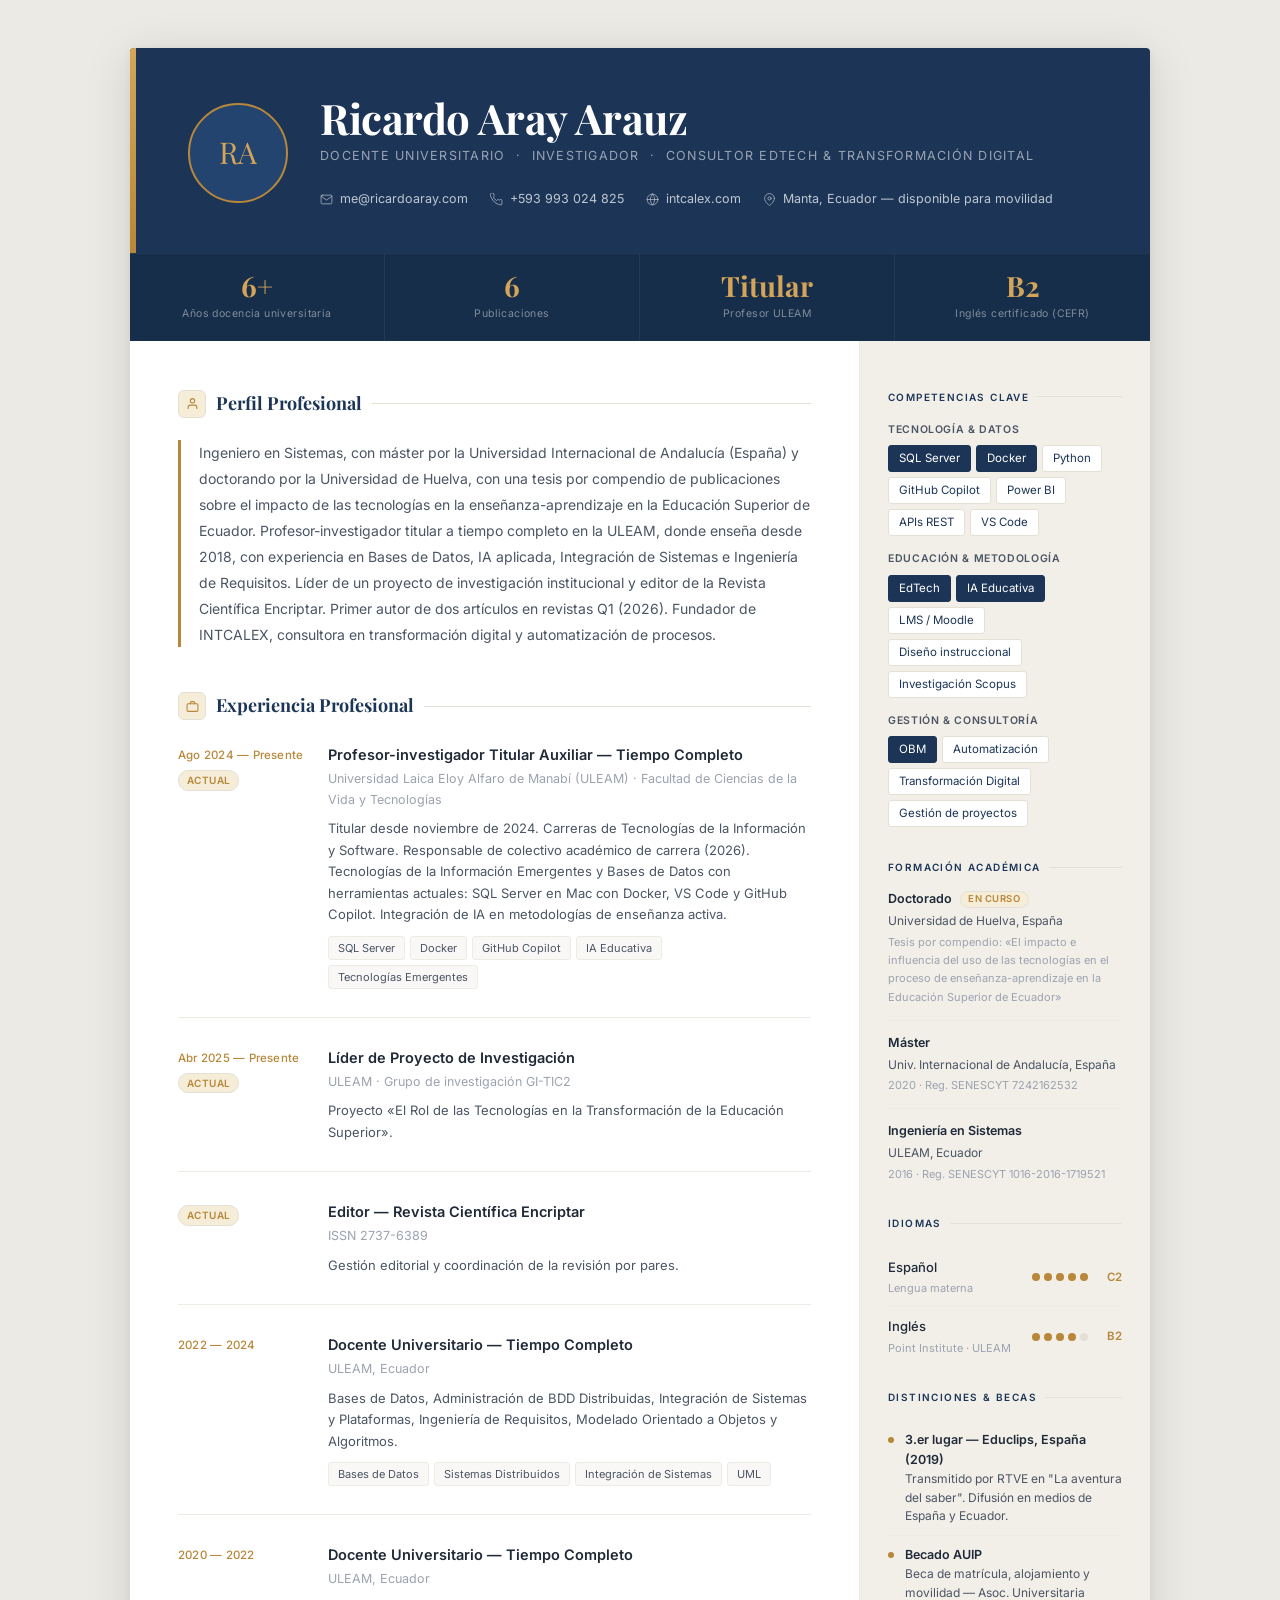
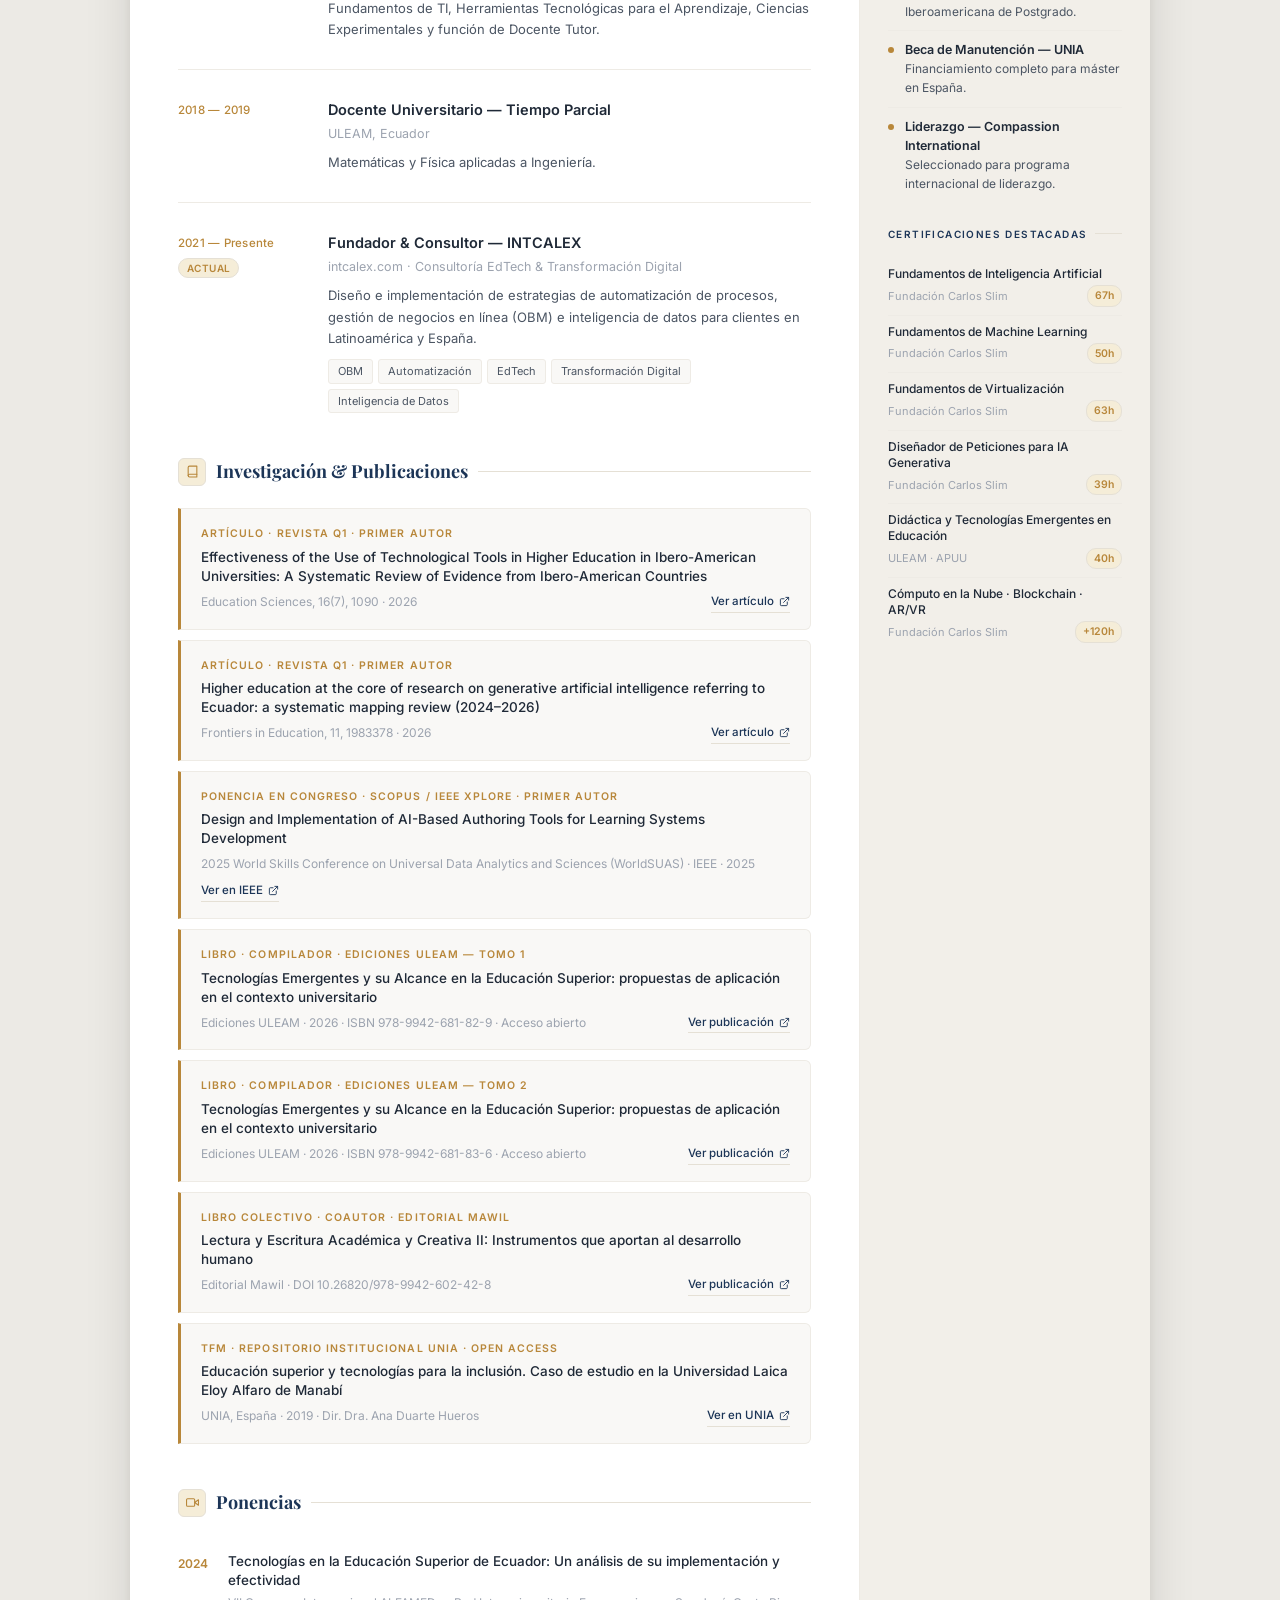
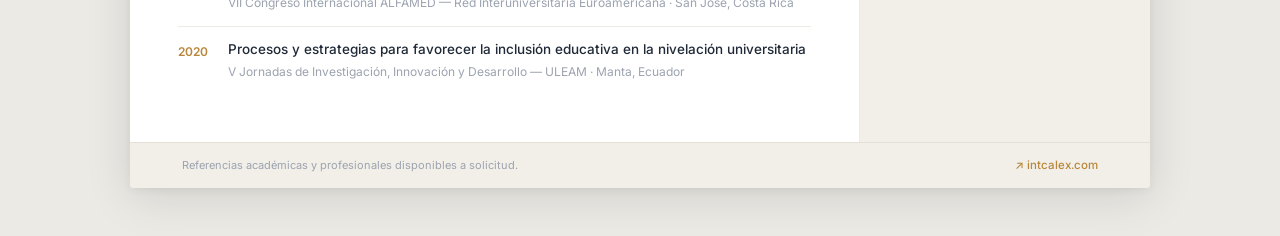
<file: cv/index.html>
<!DOCTYPE html>
<html lang="es">
<head>
  <meta charset="UTF-8" />
  <meta name="viewport" content="width=device-width, initial-scale=1.0"/>
  <title>Ricardo Aray Arauz — Curriculum Vitae</title>
  <link rel="preconnect" href="https://fonts.googleapis.com">
  <link rel="preconnect" href="https://fonts.gstatic.com" crossorigin>
  <link href="https://fonts.googleapis.com/css2?family=Playfair+Display:ital,wght@0,700;1,400&family=Inter:wght@300;400;500;600&display=swap" rel="stylesheet">
  <style>

    /* ── RESET & BASE ── */
    *, *::before, *::after { box-sizing: border-box; margin: 0; padding: 0; }
    html { scroll-behavior: smooth; -webkit-text-size-adjust: 100%; }

    :root {
      --navy:        #1C3557;
      --navy-mid:    #244470;
      --gold:        #B8873A;
      --gold-light:  #D4A558;
      --gold-pale:   #F5EDD8;
      --text:        #1F2937;
      --text-soft:   #4B5563;
      --text-muted:  #9CA3AF;
      --bg:          #FFFFFF;
      --bg-soft:     #F9F8F6;
      --bg-aside:    #F2EFE9;
      --border:      #E5E0D5;
      --border-soft: #EEEBE5;
    }

    body {
      font-family: 'Inter', sans-serif;
      font-weight: 400;
      font-size: 14px;
      line-height: 1.65;
      color: var(--text);
      background: #ECEAE5;
      min-height: 100vh;
    }

    a { color: inherit; text-decoration: none; }

    /* ── WRAPPER ── */
    .cv {
      max-width: 1020px;
      margin: 48px auto;
      background: var(--bg);
      box-shadow: 0 8px 48px rgba(0,0,0,0.12), 0 2px 8px rgba(0,0,0,0.06);
      border-radius: 4px;
      overflow: hidden;
    }

    /* ── HEADER ── */
    .cv-header {
      background: var(--navy);
      display: grid;
      grid-template-columns: 6px 1fr;
    }

    .header-accent {
      background: linear-gradient(to bottom, var(--gold-light), var(--gold));
    }

    .header-inner {
      padding: 48px 52px 44px;
      display: grid;
      grid-template-columns: 100px 1fr;
      gap: 32px;
      align-items: center;
    }

    .avatar {
      width: 100px;
      height: 100px;
      border-radius: 50%;
      border: 2.5px solid var(--gold);
      background: var(--navy-mid);
      display: flex;
      align-items: center;
      justify-content: center;
      font-family: 'Playfair Display', serif;
      font-size: 30px;
      color: var(--gold-light);
      flex-shrink: 0;
    }

    .header-name {
      font-family: 'Playfair Display', serif;
      font-size: 42px;
      font-weight: 700;
      line-height: 1.05;
      color: #fff;
      letter-spacing: -0.01em;
      margin-bottom: 6px;
    }

    .header-title {
      font-size: 12.5px;
      font-weight: 400;
      color: rgba(255,255,255,0.55);
      letter-spacing: 0.1em;
      text-transform: uppercase;
      margin-bottom: 22px;
    }

    .header-contact {
      display: flex;
      flex-wrap: wrap;
      gap: 6px 22px;
    }

    .contact-item {
      display: flex;
      align-items: center;
      gap: 7px;
      font-size: 12.5px;
      color: rgba(255,255,255,0.72);
      transition: color 0.2s;
    }

    .contact-item:hover { color: var(--gold-light); }

    .contact-item svg {
      width: 13px;
      height: 13px;
      flex-shrink: 0;
      stroke: currentColor;
      fill: none;
      stroke-width: 1.8;
      stroke-linecap: round;
      stroke-linejoin: round;
      opacity: 0.7;
    }

    /* ── STATS STRIP ── */
    .stats-strip {
      display: grid;
      grid-template-columns: repeat(4, 1fr);
      background: #172e4a;
      border-top: 1px solid rgba(255,255,255,0.05);
    }

    .stat-item {
      padding: 18px 20px;
      text-align: center;
      border-right: 1px solid rgba(255,255,255,0.06);
      transition: background 0.2s;
    }

    .stat-item:last-child { border-right: none; }
    .stat-item:hover { background: rgba(255,255,255,0.03); }

    .stat-num {
      font-family: 'Playfair Display', serif;
      font-size: 28px;
      font-weight: 700;
      color: var(--gold-light);
      line-height: 1;
      margin-bottom: 5px;
    }

    .stat-label {
      font-size: 10.5px;
      color: rgba(255,255,255,0.45);
      letter-spacing: 0.04em;
    }

    /* ── BODY GRID ── */
    .cv-body {
      display: grid;
      grid-template-columns: 1fr 290px;
    }

    /* ── MAIN ── */
    .cv-main {
      padding: 48px 48px 60px;
      border-right: 1px solid var(--border-soft);
    }

    /* ── ASIDE ── */
    .cv-aside {
      background: var(--bg-aside);
      padding: 48px 28px 60px;
    }

    /* ── SECTION (main) ── */
    .section { margin-bottom: 44px; }
    .section:last-child { margin-bottom: 0; }

    .section-label {
      display: flex;
      align-items: center;
      gap: 10px;
      margin-bottom: 22px;
    }

    .section-icon {
      width: 28px;
      height: 28px;
      border-radius: 6px;
      background: var(--gold-pale);
      border: 1px solid var(--border);
      display: flex;
      align-items: center;
      justify-content: center;
      flex-shrink: 0;
    }

    .section-icon svg {
      width: 13px;
      height: 13px;
      stroke: var(--gold);
      fill: none;
      stroke-width: 2;
      stroke-linecap: round;
      stroke-linejoin: round;
    }

    .section-title {
      font-family: 'Playfair Display', serif;
      font-size: 18px;
      font-weight: 700;
      color: var(--navy);
    }

    .section-rule {
      flex: 1;
      height: 1px;
      background: var(--border);
    }

    /* ── PROFILE ── */
    .profile-text {
      font-size: 14px;
      color: var(--text-soft);
      line-height: 1.85;
      border-left: 3px solid var(--gold);
      padding-left: 18px;
    }

    /* ── EXPERIENCE ── */
    .exp-item {
      display: grid;
      grid-template-columns: 130px 1fr;
      gap: 20px;
      margin-bottom: 28px;
      padding-bottom: 28px;
      border-bottom: 1px solid var(--border-soft);
    }

    .exp-item:last-child {
      margin-bottom: 0;
      padding-bottom: 0;
      border-bottom: none;
    }

    .exp-period {
      font-size: 11.5px;
      font-weight: 500;
      color: var(--gold);
      padding-top: 3px;
      letter-spacing: 0.02em;
    }

    .exp-badge {
      display: inline-block;
      margin-top: 5px;
      background: var(--gold-pale);
      border: 1px solid var(--border);
      border-radius: 10px;
      font-size: 10px;
      font-weight: 600;
      color: var(--gold);
      padding: 1px 8px;
      letter-spacing: 0.04em;
      text-transform: uppercase;
    }

    .exp-role {
      font-size: 14.5px;
      font-weight: 600;
      color: var(--text);
      margin-bottom: 2px;
    }

    .exp-org {
      font-size: 12.5px;
      color: var(--text-muted);
      margin-bottom: 8px;
    }

    .exp-desc {
      font-size: 13px;
      color: var(--text-soft);
      line-height: 1.65;
    }

    .exp-tags {
      display: flex;
      flex-wrap: wrap;
      gap: 5px;
      margin-top: 10px;
    }

    .exp-tag {
      font-size: 11px;
      color: var(--text-soft);
      background: var(--bg-soft);
      border: 1px solid var(--border-soft);
      border-radius: 3px;
      padding: 2px 9px;
    }

    /* ── PUBLICATIONS ── */
    .pub-item {
      padding: 16px 20px;
      background: var(--bg-soft);
      border: 1px solid var(--border-soft);
      border-left: 3px solid var(--gold);
      border-radius: 0 6px 6px 0;
      margin-bottom: 10px;
      transition: border-color 0.2s, box-shadow 0.2s;
    }

    .pub-item:last-child { margin-bottom: 0; }

    .pub-item:hover {
      border-left-color: var(--navy);
      box-shadow: 0 2px 12px rgba(28,53,87,0.07);
    }

    .pub-type {
      font-size: 10.5px;
      font-weight: 600;
      letter-spacing: 0.1em;
      text-transform: uppercase;
      color: var(--gold);
      margin-bottom: 5px;
    }

    .pub-title {
      font-size: 13.5px;
      font-weight: 500;
      color: var(--text);
      line-height: 1.4;
      margin-bottom: 6px;
    }

    .pub-meta {
      font-size: 12px;
      color: var(--text-muted);
      display: flex;
      align-items: center;
      justify-content: space-between;
      flex-wrap: wrap;
      gap: 8px;
    }

    .pub-link {
      display: inline-flex;
      align-items: center;
      gap: 5px;
      font-size: 11.5px;
      font-weight: 500;
      color: var(--navy);
      border-bottom: 1px solid var(--border);
      padding-bottom: 1px;
      transition: color 0.2s, border-color 0.2s;
    }

    .pub-link:hover { color: var(--gold); border-color: var(--gold); }

    .pub-link svg {
      width: 11px; height: 11px;
      stroke: currentColor; fill: none;
      stroke-width: 2; stroke-linecap: round; stroke-linejoin: round;
    }

    /* ── PRESENTATIONS ── */
    .pres-item {
      display: flex;
      gap: 16px;
      padding: 13px 0;
      border-bottom: 1px solid var(--border-soft);
    }

    .pres-item:last-child { border-bottom: none; padding-bottom: 0; }

    .pres-year {
      font-size: 12px;
      font-weight: 600;
      color: var(--gold);
      white-space: nowrap;
      padding-top: 2px;
      min-width: 34px;
    }

    .pres-title {
      font-size: 13.5px;
      font-weight: 500;
      color: var(--text);
      line-height: 1.4;
      margin-bottom: 3px;
    }

    .pres-event {
      font-size: 12px;
      color: var(--text-muted);
    }

    /* ── ASIDE LABELS ── */
    .aside-label {
      font-size: 10px;
      font-weight: 600;
      letter-spacing: 0.14em;
      text-transform: uppercase;
      color: var(--navy);
      margin-bottom: 16px;
      display: flex;
      align-items: center;
      gap: 8px;
    }

    .aside-label::after {
      content: '';
      flex: 1;
      height: 1px;
      background: var(--border);
    }

    .aside-section { margin-bottom: 32px; }
    .aside-section:last-child { margin-bottom: 0; }

    /* ── SKILLS ── */
    .skill-group { margin-bottom: 14px; }
    .skill-group:last-child { margin-bottom: 0; }

    .skill-group-name {
      font-size: 10.5px;
      font-weight: 600;
      color: var(--text-soft);
      text-transform: uppercase;
      letter-spacing: 0.06em;
      margin-bottom: 7px;
    }

    .skill-chips {
      display: flex;
      flex-wrap: wrap;
      gap: 5px;
    }

    .chip {
      font-size: 11.5px;
      font-weight: 400;
      color: var(--navy);
      background: var(--bg);
      border: 1px solid var(--border);
      border-radius: 3px;
      padding: 3px 10px;
      transition: background 0.15s, border-color 0.15s;
      cursor: default;
    }

    .chip:hover {
      background: var(--gold-pale);
      border-color: var(--gold);
    }

    .chip.hi {
      background: var(--navy);
      color: #fff;
      border-color: var(--navy);
    }

    /* ── EDUCATION ── */
    .edu-item {
      padding-bottom: 14px;
      margin-bottom: 14px;
      border-bottom: 1px solid var(--border-soft);
    }

    .edu-item:last-child { padding-bottom: 0; margin-bottom: 0; border-bottom: none; }

    .edu-degree {
      font-size: 12.5px;
      font-weight: 600;
      color: var(--text);
      line-height: 1.35;
      margin-bottom: 3px;
    }

    .edu-badge {
      display: inline-block;
      font-size: 9.5px;
      font-weight: 600;
      letter-spacing: 0.06em;
      text-transform: uppercase;
      padding: 1px 7px;
      border-radius: 10px;
      background: var(--gold-pale);
      color: var(--gold);
      border: 1px solid var(--border);
      margin-left: 5px;
      vertical-align: middle;
    }

    .edu-school {
      font-size: 12px;
      color: var(--text-soft);
      margin-bottom: 2px;
    }

    .edu-meta {
      font-size: 11px;
      color: var(--text-muted);
    }

    /* ── LANGUAGES ── */
    .lang-item {
      display: flex;
      align-items: center;
      justify-content: space-between;
      padding: 9px 0;
      border-bottom: 1px solid var(--border-soft);
    }

    .lang-item:last-child { border-bottom: none; padding-bottom: 0; }

    .lang-name {
      font-size: 13px;
      font-weight: 500;
      color: var(--text);
    }

    .lang-sub {
      font-size: 11px;
      color: var(--text-muted);
      margin-top: 1px;
    }

    .lang-right {
      display: flex;
      align-items: center;
      gap: 10px;
    }

    .lang-dots {
      display: flex;
      gap: 4px;
    }

    .ldot {
      width: 8px;
      height: 8px;
      border-radius: 50%;
      background: var(--border);
    }

    .ldot.on { background: var(--gold); }

    .lang-code {
      font-size: 11.5px;
      font-weight: 600;
      color: var(--gold);
      min-width: 24px;
      text-align: right;
    }

    /* ── ACHIEVEMENTS ── */
    .ach-item {
      display: flex;
      gap: 11px;
      padding: 9px 0;
      border-bottom: 1px solid var(--border-soft);
    }

    .ach-item:last-child { border-bottom: none; padding-bottom: 0; }

    .ach-dot {
      width: 6px;
      height: 6px;
      border-radius: 50%;
      background: var(--gold);
      margin-top: 7px;
      flex-shrink: 0;
    }

    .ach-text {
      font-size: 12px;
      color: var(--text-soft);
      line-height: 1.55;
    }

    .ach-text strong {
      display: block;
      color: var(--text);
      font-weight: 600;
      margin-bottom: 1px;
      font-size: 12.5px;
    }

    /* ── CERTIFICATIONS ── */
    .cert-item {
      padding: 8px 0;
      border-bottom: 1px solid var(--border-soft);
    }

    .cert-item:last-child { border-bottom: none; padding-bottom: 0; }

    .cert-name {
      font-size: 12px;
      font-weight: 500;
      color: var(--text);
      line-height: 1.35;
      margin-bottom: 3px;
    }

    .cert-row {
      display: flex;
      justify-content: space-between;
      align-items: center;
    }

    .cert-org { font-size: 11px; color: var(--text-muted); }

    .cert-h {
      font-size: 10.5px;
      font-weight: 600;
      color: var(--gold);
      background: var(--gold-pale);
      border: 1px solid var(--border);
      border-radius: 10px;
      padding: 1px 7px;
    }

    /* ── FOOTER ── */
    .cv-footer {
      background: var(--bg-aside);
      border-top: 1px solid var(--border);
      padding: 13px 52px;
      display: flex;
      justify-content: space-between;
      align-items: center;
    }

    .footer-note { font-size: 11px; color: var(--text-muted); }
    .footer-brand { font-size: 11.5px; color: var(--gold); font-weight: 500; }

    /* ── RESPONSIVE ── */
    @media (max-width: 820px) {
      body { background: #fff; }

      .cv {
        margin: 0;
        border-radius: 0;
        box-shadow: none;
      }

      .header-inner {
        padding: 28px 22px 24px;
        grid-template-columns: 68px 1fr;
        gap: 16px;
      }

      .avatar { width: 68px; height: 68px; font-size: 20px; }
      .header-name { font-size: 28px; }
      .header-title { font-size: 11px; margin-bottom: 14px; }

      .stats-strip { grid-template-columns: repeat(2, 1fr); }
      .stat-item:nth-child(2) { border-right: none; }
      .stat-item:nth-child(3),
      .stat-item:nth-child(4) { border-top: 1px solid rgba(255,255,255,0.06); }

      .cv-body { grid-template-columns: 1fr; }

      .cv-main {
        padding: 28px 22px 36px;
        border-right: none;
        border-bottom: 2px solid var(--border);
      }

      .cv-aside { padding: 28px 22px 40px; }

      .exp-item { grid-template-columns: 1fr; gap: 2px; }
      .exp-period { padding-top: 0; }

      .section-title { font-size: 17px; }

      .cv-footer { padding: 12px 22px; flex-direction: column; gap: 3px; text-align: center; }
    }

    @media (max-width: 420px) {
      .avatar { display: none; }
      .header-inner { grid-template-columns: 1fr; }
      .header-name { font-size: 26px; }
    }

  </style>
</head>
<body>
<div class="cv">

  <!-- HEADER -->
  <div class="cv-header">
    <div class="header-accent"></div>
    <div class="header-inner">
      <div class="avatar">RA</div>
      <div>
        <h1 class="header-name">Ricardo Aray Arauz</h1>
        <p class="header-title">Docente Universitario &nbsp;·&nbsp; Investigador &nbsp;·&nbsp; Consultor EdTech &amp; Transformación Digital</p>
        <div class="header-contact">
          <a href="mailto:me@ricardoaray.com" class="contact-item">
            <svg viewBox="0 0 24 24"><path d="M4 4h16c1.1 0 2 .9 2 2v12c0 1.1-.9 2-2 2H4c-1.1 0-2-.9-2-2V6c0-1.1.9-2 2-2z"/><polyline points="22,6 12,13 2,6"/></svg>
            me@ricardoaray.com
          </a>
          <a href="tel:+593993024825" class="contact-item">
            <svg viewBox="0 0 24 24"><path d="M22 16.92v3a2 2 0 01-2.18 2 19.79 19.79 0 01-8.63-3.07A19.5 19.5 0 013.07 9.81 19.79 19.79 0 01.01 1.19 2 2 0 012 0h3a2 2 0 012 1.72c.13 1 .37 1.98.72 2.92a2 2 0 01-.45 2.11L6.09 7.91a16 16 0 006 6l1.16-1.16a2 2 0 012.11-.45c.94.35 1.92.59 2.92.72A2 2 0 0122 14.92z"/></svg>
            +593 993 024 825
          </a>
          <a href="https://intcalex.com" target="_blank" class="contact-item">
            <svg viewBox="0 0 24 24"><circle cx="12" cy="12" r="10"/><line x1="2" y1="12" x2="22" y2="12"/><path d="M12 2a15.3 15.3 0 014 10 15.3 15.3 0 01-4 10 15.3 15.3 0 01-4-10 15.3 15.3 0 014-10z"/></svg>
            intcalex.com
          </a>
          <span class="contact-item">
            <svg viewBox="0 0 24 24"><path d="M21 10c0 7-9 13-9 13s-9-6-9-13a9 9 0 0118 0z"/><circle cx="12" cy="10" r="3"/></svg>
            Manta, Ecuador — disponible para movilidad
          </span>
        </div>
      </div>
    </div>
  </div>

  <!-- STATS STRIP -->
  <div class="stats-strip">
    <div class="stat-item">
      <div class="stat-num">6+</div>
      <div class="stat-label">Años docencia universitaria</div>
    </div>
    <div class="stat-item">
      <div class="stat-num">6</div>
      <div class="stat-label">Publicaciones</div>
    </div>
    <div class="stat-item">
      <div class="stat-num">Titular</div>
      <div class="stat-label">Profesor ULEAM</div>
    </div>
    <div class="stat-item">
      <div class="stat-num">B2</div>
      <div class="stat-label">Inglés certificado (CEFR)</div>
    </div>
  </div>

  <!-- BODY -->
  <div class="cv-body">

    <!-- MAIN -->
    <div class="cv-main">

      <!-- PERFIL -->
      <div class="section">
        <div class="section-label">
          <div class="section-icon"><svg viewBox="0 0 24 24"><path d="M20 21v-2a4 4 0 00-4-4H8a4 4 0 00-4 4v2"/><circle cx="12" cy="7" r="4"/></svg></div>
          <h2 class="section-title">Perfil Profesional</h2>
          <div class="section-rule"></div>
        </div>
        <p class="profile-text">
          Ingeniero en Sistemas, con máster por la Universidad Internacional de Andalucía (España) y doctorando por la Universidad de Huelva, con una tesis por compendio de publicaciones sobre el impacto de las tecnologías en la enseñanza-aprendizaje en la Educación Superior de Ecuador. Profesor-investigador titular a tiempo completo en la ULEAM, donde enseña desde 2018, con experiencia en Bases de Datos, IA aplicada, Integración de Sistemas e Ingeniería de Requisitos. Líder de un proyecto de investigación institucional y editor de la Revista Científica Encriptar. Primer autor de dos artículos en revistas Q1 (2026). Fundador de INTCALEX, consultora en transformación digital y automatización de procesos.
        </p>
      </div>

      <!-- EXPERIENCIA -->
      <div class="section">
        <div class="section-label">
          <div class="section-icon"><svg viewBox="0 0 24 24"><rect x="2" y="7" width="20" height="14" rx="2"/><path d="M16 7V5a2 2 0 00-2-2h-4a2 2 0 00-2 2v2"/></svg></div>
          <h2 class="section-title">Experiencia Profesional</h2>
          <div class="section-rule"></div>
        </div>

        <div class="exp-item">
          <div>
            <div class="exp-period">Ago 2024 — Presente</div>
            <div class="exp-badge">Actual</div>
          </div>
          <div>
            <div class="exp-role">Profesor-investigador Titular Auxiliar — Tiempo Completo</div>
            <div class="exp-org">Universidad Laica Eloy Alfaro de Manabí (ULEAM) · Facultad de Ciencias de la Vida y Tecnologías</div>
            <p class="exp-desc">Titular desde noviembre de 2024. Carreras de Tecnologías de la Información y Software. Responsable de colectivo académico de carrera (2026). Tecnologías de la Información Emergentes y Bases de Datos con herramientas actuales: SQL Server en Mac con Docker, VS Code y GitHub Copilot. Integración de IA en metodologías de enseñanza activa.</p>
            <div class="exp-tags">
              <span class="exp-tag">SQL Server</span><span class="exp-tag">Docker</span><span class="exp-tag">GitHub Copilot</span><span class="exp-tag">IA Educativa</span><span class="exp-tag">Tecnologías Emergentes</span>
            </div>
          </div>
        </div>

        <div class="exp-item">
          <div>
            <div class="exp-period">Abr 2025 — Presente</div>
            <div class="exp-badge">Actual</div>
          </div>
          <div>
            <div class="exp-role">Líder de Proyecto de Investigación</div>
            <div class="exp-org">ULEAM · Grupo de investigación GI-TIC2</div>
            <p class="exp-desc">Proyecto «El Rol de las Tecnologías en la Transformación de la Educación Superior».</p>
          </div>
        </div>

        <div class="exp-item">
          <div>
            <div class="exp-badge">Actual</div>
          </div>
          <div>
            <div class="exp-role">Editor — Revista Científica Encriptar</div>
            <div class="exp-org">ISSN 2737-6389</div>
            <p class="exp-desc">Gestión editorial y coordinación de la revisión por pares.</p>
          </div>
        </div>

        <div class="exp-item">
          <div>
            <div class="exp-period">2022 — 2024</div>
          </div>
          <div>
            <div class="exp-role">Docente Universitario — Tiempo Completo</div>
            <div class="exp-org">ULEAM, Ecuador</div>
            <p class="exp-desc">Bases de Datos, Administración de BDD Distribuidas, Integración de Sistemas y Plataformas, Ingeniería de Requisitos, Modelado Orientado a Objetos y Algoritmos.</p>
            <div class="exp-tags">
              <span class="exp-tag">Bases de Datos</span><span class="exp-tag">Sistemas Distribuidos</span><span class="exp-tag">Integración de Sistemas</span><span class="exp-tag">UML</span>
            </div>
          </div>
        </div>

        <div class="exp-item">
          <div>
            <div class="exp-period">2020 — 2022</div>
          </div>
          <div>
            <div class="exp-role">Docente Universitario — Tiempo Completo</div>
            <div class="exp-org">ULEAM, Ecuador</div>
            <p class="exp-desc">Fundamentos de TI, Herramientas Tecnológicas para el Aprendizaje, Ciencias Experimentales y función de Docente Tutor.</p>
          </div>
        </div>

        <div class="exp-item">
          <div>
            <div class="exp-period">2018 — 2019</div>
          </div>
          <div>
            <div class="exp-role">Docente Universitario — Tiempo Parcial</div>
            <div class="exp-org">ULEAM, Ecuador</div>
            <p class="exp-desc">Matemáticas y Física aplicadas a Ingeniería.</p>
          </div>
        </div>

        <div class="exp-item">
          <div>
            <div class="exp-period">2021 — Presente</div>
            <div class="exp-badge">Actual</div>
          </div>
          <div>
            <div class="exp-role">Fundador &amp; Consultor — INTCALEX</div>
            <div class="exp-org">intcalex.com · Consultoría EdTech &amp; Transformación Digital</div>
            <p class="exp-desc">Diseño e implementación de estrategias de automatización de procesos, gestión de negocios en línea (OBM) e inteligencia de datos para clientes en Latinoamérica y España.</p>
            <div class="exp-tags">
              <span class="exp-tag">OBM</span><span class="exp-tag">Automatización</span><span class="exp-tag">EdTech</span><span class="exp-tag">Transformación Digital</span><span class="exp-tag">Inteligencia de Datos</span>
            </div>
          </div>
        </div>

      </div>

      <!-- PUBLICACIONES -->
      <div class="section">
        <div class="section-label">
          <div class="section-icon"><svg viewBox="0 0 24 24"><path d="M4 19.5A2.5 2.5 0 016.5 17H20"/><path d="M6.5 2H20v20H6.5A2.5 2.5 0 014 19.5v-15A2.5 2.5 0 016.5 2z"/></svg></div>
          <h2 class="section-title">Investigación &amp; Publicaciones</h2>
          <div class="section-rule"></div>
        </div>

        <div class="pub-item">
          <div class="pub-type">Artículo · Revista Q1 · Primer autor</div>
          <div class="pub-title">Effectiveness of the Use of Technological Tools in Higher Education in Ibero-American Universities: A Systematic Review of Evidence from Ibero-American Countries</div>
          <div class="pub-meta">
            <span>Education Sciences, 16(7), 1090 · 2026</span>
            <a href="https://doi.org/10.3390/educsci16071090" target="_blank" class="pub-link">
              Ver artículo <svg viewBox="0 0 24 24"><path d="M18 13v6a2 2 0 01-2 2H5a2 2 0 01-2-2V8a2 2 0 012-2h6"/><polyline points="15 3 21 3 21 9"/><line x1="10" y1="14" x2="21" y2="3"/></svg>
            </a>
          </div>
        </div>

        <div class="pub-item">
          <div class="pub-type">Artículo · Revista Q1 · Primer autor</div>
          <div class="pub-title">Higher education at the core of research on generative artificial intelligence referring to Ecuador: a systematic mapping review (2024–2026)</div>
          <div class="pub-meta">
            <span>Frontiers in Education, 11, 1983378 · 2026</span>
            <a href="https://doi.org/10.3389/feduc.2026.1983378" target="_blank" class="pub-link">
              Ver artículo <svg viewBox="0 0 24 24"><path d="M18 13v6a2 2 0 01-2 2H5a2 2 0 01-2-2V8a2 2 0 012-2h6"/><polyline points="15 3 21 3 21 9"/><line x1="10" y1="14" x2="21" y2="3"/></svg>
            </a>
          </div>
        </div>

        <div class="pub-item">
          <div class="pub-type">Ponencia en congreso · Scopus / IEEE Xplore · Primer autor</div>
          <div class="pub-title">Design and Implementation of AI-Based Authoring Tools for Learning Systems Development</div>
          <div class="pub-meta">
            <span>2025 World Skills Conference on Universal Data Analytics and Sciences (WorldSUAS) · IEEE · 2025</span>
            <a href="https://doi.org/10.1109/WorldSUAS66815.2025.11199247" target="_blank" class="pub-link">
              Ver en IEEE <svg viewBox="0 0 24 24"><path d="M18 13v6a2 2 0 01-2 2H5a2 2 0 01-2-2V8a2 2 0 012-2h6"/><polyline points="15 3 21 3 21 9"/><line x1="10" y1="14" x2="21" y2="3"/></svg>
            </a>
          </div>
        </div>

        <div class="pub-item">
          <div class="pub-type">Libro · Compilador · Ediciones ULEAM — Tomo 1</div>
          <div class="pub-title">Tecnologías Emergentes y su Alcance en la Educación Superior: propuestas de aplicación en el contexto universitario</div>
          <div class="pub-meta">
            <span>Ediciones ULEAM · 2026 · ISBN 978-9942-681-82-9 · Acceso abierto</span>
            <a href="https://libros.uleam.edu.ec/tecnologias-emergentes-y-su-alcance-en-la-educacion-superior-propuestas-de-aplicacion-en-el-contexto-universitario/" target="_blank" class="pub-link">
              Ver publicación <svg viewBox="0 0 24 24"><path d="M18 13v6a2 2 0 01-2 2H5a2 2 0 01-2-2V8a2 2 0 012-2h6"/><polyline points="15 3 21 3 21 9"/><line x1="10" y1="14" x2="21" y2="3"/></svg>
            </a>
          </div>
        </div>

        <div class="pub-item">
          <div class="pub-type">Libro · Compilador · Ediciones ULEAM — Tomo 2</div>
          <div class="pub-title">Tecnologías Emergentes y su Alcance en la Educación Superior: propuestas de aplicación en el contexto universitario</div>
          <div class="pub-meta">
            <span>Ediciones ULEAM · 2026 · ISBN 978-9942-681-83-6 · Acceso abierto</span>
            <a href="https://libros.uleam.edu.ec/tecnologias-emergentes-y-su-alcance-en-la-educacion-superior/" target="_blank" class="pub-link">
              Ver publicación <svg viewBox="0 0 24 24"><path d="M18 13v6a2 2 0 01-2 2H5a2 2 0 01-2-2V8a2 2 0 012-2h6"/><polyline points="15 3 21 3 21 9"/><line x1="10" y1="14" x2="21" y2="3"/></svg>
            </a>
          </div>
        </div>

        <div class="pub-item">
          <div class="pub-type">Libro colectivo · Coautor · Editorial Mawil</div>
          <div class="pub-title">Lectura y Escritura Académica y Creativa II: Instrumentos que aportan al desarrollo humano</div>
          <div class="pub-meta">
            <span>Editorial Mawil · DOI 10.26820/978-9942-602-42-8</span>
            <a href="https://mawil.us/lectura-y-escritura-academica-y-creativa-ii/" target="_blank" class="pub-link">
              Ver publicación <svg viewBox="0 0 24 24"><path d="M18 13v6a2 2 0 01-2 2H5a2 2 0 01-2-2V8a2 2 0 012-2h6"/><polyline points="15 3 21 3 21 9"/><line x1="10" y1="14" x2="21" y2="3"/></svg>
            </a>
          </div>
        </div>

        <div class="pub-item">
          <div class="pub-type">TFM · Repositorio Institucional UNIA · Open Access</div>
          <div class="pub-title">Educación superior y tecnologías para la inclusión. Caso de estudio en la Universidad Laica Eloy Alfaro de Manabí</div>
          <div class="pub-meta">
            <span>UNIA, España · 2019 · Dir. Dra. Ana Duarte Hueros</span>
            <a href="https://hdl.handle.net/10334/5979" target="_blank" class="pub-link">
              Ver en UNIA <svg viewBox="0 0 24 24"><path d="M18 13v6a2 2 0 01-2 2H5a2 2 0 01-2-2V8a2 2 0 012-2h6"/><polyline points="15 3 21 3 21 9"/><line x1="10" y1="14" x2="21" y2="3"/></svg>
            </a>
          </div>
        </div>

      </div>

      <!-- PONENCIAS -->
      <div class="section">
        <div class="section-label">
          <div class="section-icon"><svg viewBox="0 0 24 24"><polygon points="23 7 16 12 23 17 23 7"/><rect x="1" y="5" width="15" height="14" rx="2"/></svg></div>
          <h2 class="section-title">Ponencias</h2>
          <div class="section-rule"></div>
        </div>

        <div class="pres-item">
          <div class="pres-year">2024</div>
          <div>
            <div class="pres-title">Tecnologías en la Educación Superior de Ecuador: Un análisis de su implementación y efectividad</div>
            <div class="pres-event">VII Congreso Internacional ALFAMED — Red Interuniversitaria Euroamericana · San José, Costa Rica</div>
          </div>
        </div>

        <div class="pres-item">
          <div class="pres-year">2020</div>
          <div>
            <div class="pres-title">Procesos y estrategias para favorecer la inclusión educativa en la nivelación universitaria</div>
            <div class="pres-event">V Jornadas de Investigación, Innovación y Desarrollo — ULEAM · Manta, Ecuador</div>
          </div>
        </div>

      </div>
    </div><!-- /cv-main -->

    <!-- ASIDE -->
    <div class="cv-aside">

      <!-- COMPETENCIAS -->
      <div class="aside-section">
        <div class="aside-label">Competencias Clave</div>

        <div class="skill-group">
          <div class="skill-group-name">Tecnología &amp; Datos</div>
          <div class="skill-chips">
            <span class="chip hi">SQL Server</span>
            <span class="chip hi">Docker</span>
            <span class="chip">Python</span>
            <span class="chip">GitHub Copilot</span>
            <span class="chip">Power BI</span>
            <span class="chip">APIs REST</span>
            <span class="chip">VS Code</span>
          </div>
        </div>

        <div class="skill-group">
          <div class="skill-group-name">Educación &amp; Metodología</div>
          <div class="skill-chips">
            <span class="chip hi">EdTech</span>
            <span class="chip hi">IA Educativa</span>
            <span class="chip">LMS / Moodle</span>
            <span class="chip">Diseño instruccional</span>
            <span class="chip">Investigación Scopus</span>
          </div>
        </div>

        <div class="skill-group">
          <div class="skill-group-name">Gestión &amp; Consultoría</div>
          <div class="skill-chips">
            <span class="chip hi">OBM</span>
            <span class="chip">Automatización</span>
            <span class="chip">Transformación Digital</span>
            <span class="chip">Gestión de proyectos</span>
          </div>
        </div>
      </div>

      <!-- FORMACIÓN -->
      <div class="aside-section">
        <div class="aside-label">Formación Académica</div>

        <div class="edu-item">
          <div class="edu-degree">Doctorado <span class="edu-badge">En curso</span></div>
          <div class="edu-school">Universidad de Huelva, España</div>
          <div class="edu-meta">Tesis por compendio: «El impacto e influencia del uso de las tecnologías en el proceso de enseñanza-aprendizaje en la Educación Superior de Ecuador»</div>
        </div>

        <div class="edu-item">
          <div class="edu-degree">Máster</div>
          <div class="edu-school">Univ. Internacional de Andalucía, España</div>
          <div class="edu-meta">2020 · Reg. SENESCYT 7242162532</div>
        </div>

        <div class="edu-item">
          <div class="edu-degree">Ingeniería en Sistemas</div>
          <div class="edu-school">ULEAM, Ecuador</div>
          <div class="edu-meta">2016 · Reg. SENESCYT 1016-2016-1719521</div>
        </div>
      </div>

      <!-- IDIOMAS -->
      <div class="aside-section">
        <div class="aside-label">Idiomas</div>

        <div class="lang-item">
          <div>
            <div class="lang-name">Español</div>
            <div class="lang-sub">Lengua materna</div>
          </div>
          <div class="lang-right">
            <div class="lang-dots">
              <div class="ldot on"></div><div class="ldot on"></div><div class="ldot on"></div><div class="ldot on"></div><div class="ldot on"></div>
            </div>
            <span class="lang-code">C2</span>
          </div>
        </div>

        <div class="lang-item">
          <div>
            <div class="lang-name">Inglés</div>
            <div class="lang-sub">Point Institute · ULEAM</div>
          </div>
          <div class="lang-right">
            <div class="lang-dots">
              <div class="ldot on"></div><div class="ldot on"></div><div class="ldot on"></div><div class="ldot on"></div><div class="ldot"></div>
            </div>
            <span class="lang-code">B2</span>
          </div>
        </div>
      </div>

      <!-- DISTINCIONES -->
      <div class="aside-section">
        <div class="aside-label">Distinciones &amp; Becas</div>

        <div class="ach-item">
          <div class="ach-dot"></div>
          <div class="ach-text">
            <strong>3.er lugar — Educlips, España (2019)</strong>
            Transmitido por RTVE en "La aventura del saber". Difusión en medios de España y Ecuador.
          </div>
        </div>

        <div class="ach-item">
          <div class="ach-dot"></div>
          <div class="ach-text">
            <strong>Becado AUIP</strong>
            Beca de matrícula, alojamiento y movilidad — Asoc. Universitaria Iberoamericana de Postgrado.
          </div>
        </div>

        <div class="ach-item">
          <div class="ach-dot"></div>
          <div class="ach-text">
            <strong>Beca de Manutención — UNIA</strong>
            Financiamiento completo para máster en España.
          </div>
        </div>

        <div class="ach-item">
          <div class="ach-dot"></div>
          <div class="ach-text">
            <strong>Liderazgo — Compassion International</strong>
            Seleccionado para programa internacional de liderazgo.
          </div>
        </div>
      </div>

      <!-- CERTIFICACIONES -->
      <div class="aside-section">
        <div class="aside-label">Certificaciones Destacadas</div>

        <div class="cert-item">
          <div class="cert-name">Fundamentos de Inteligencia Artificial</div>
          <div class="cert-row"><span class="cert-org">Fundación Carlos Slim</span><span class="cert-h">67h</span></div>
        </div>

        <div class="cert-item">
          <div class="cert-name">Fundamentos de Machine Learning</div>
          <div class="cert-row"><span class="cert-org">Fundación Carlos Slim</span><span class="cert-h">50h</span></div>
        </div>

        <div class="cert-item">
          <div class="cert-name">Fundamentos de Virtualización</div>
          <div class="cert-row"><span class="cert-org">Fundación Carlos Slim</span><span class="cert-h">63h</span></div>
        </div>

        <div class="cert-item">
          <div class="cert-name">Diseñador de Peticiones para IA Generativa</div>
          <div class="cert-row"><span class="cert-org">Fundación Carlos Slim</span><span class="cert-h">39h</span></div>
        </div>

        <div class="cert-item">
          <div class="cert-name">Didáctica y Tecnologías Emergentes en Educación</div>
          <div class="cert-row"><span class="cert-org">ULEAM · APUU</span><span class="cert-h">40h</span></div>
        </div>

        <div class="cert-item">
          <div class="cert-name">Cómputo en la Nube · Blockchain · AR/VR</div>
          <div class="cert-row"><span class="cert-org">Fundación Carlos Slim</span><span class="cert-h">+120h</span></div>
        </div>

      </div>

    </div><!-- /cv-aside -->
  </div><!-- /cv-body -->

  <!-- FOOTER -->
  <div class="cv-footer">
    <span class="footer-note">Referencias académicas y profesionales disponibles a solicitud.</span>
    <span class="footer-brand">↗ intcalex.com</span>
  </div>

</div><!-- /cv -->
</body>
</html>
</file>
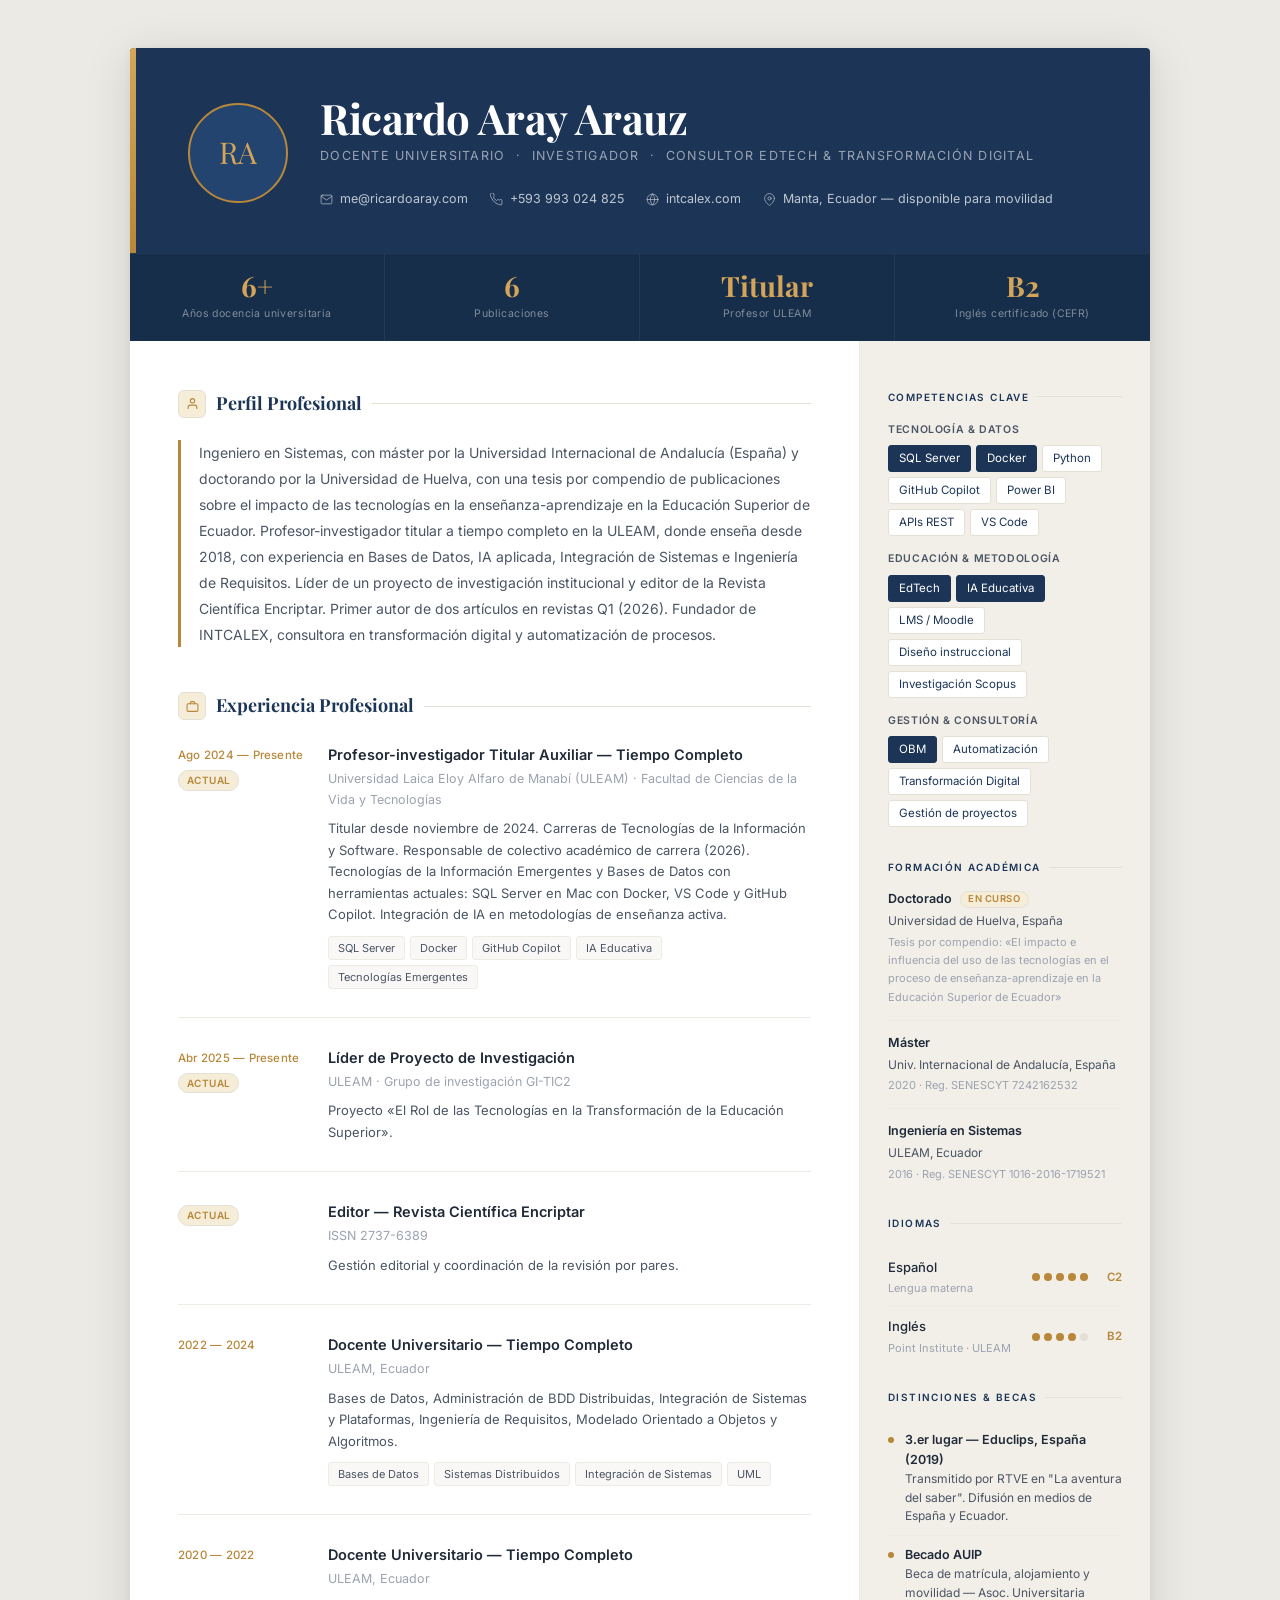
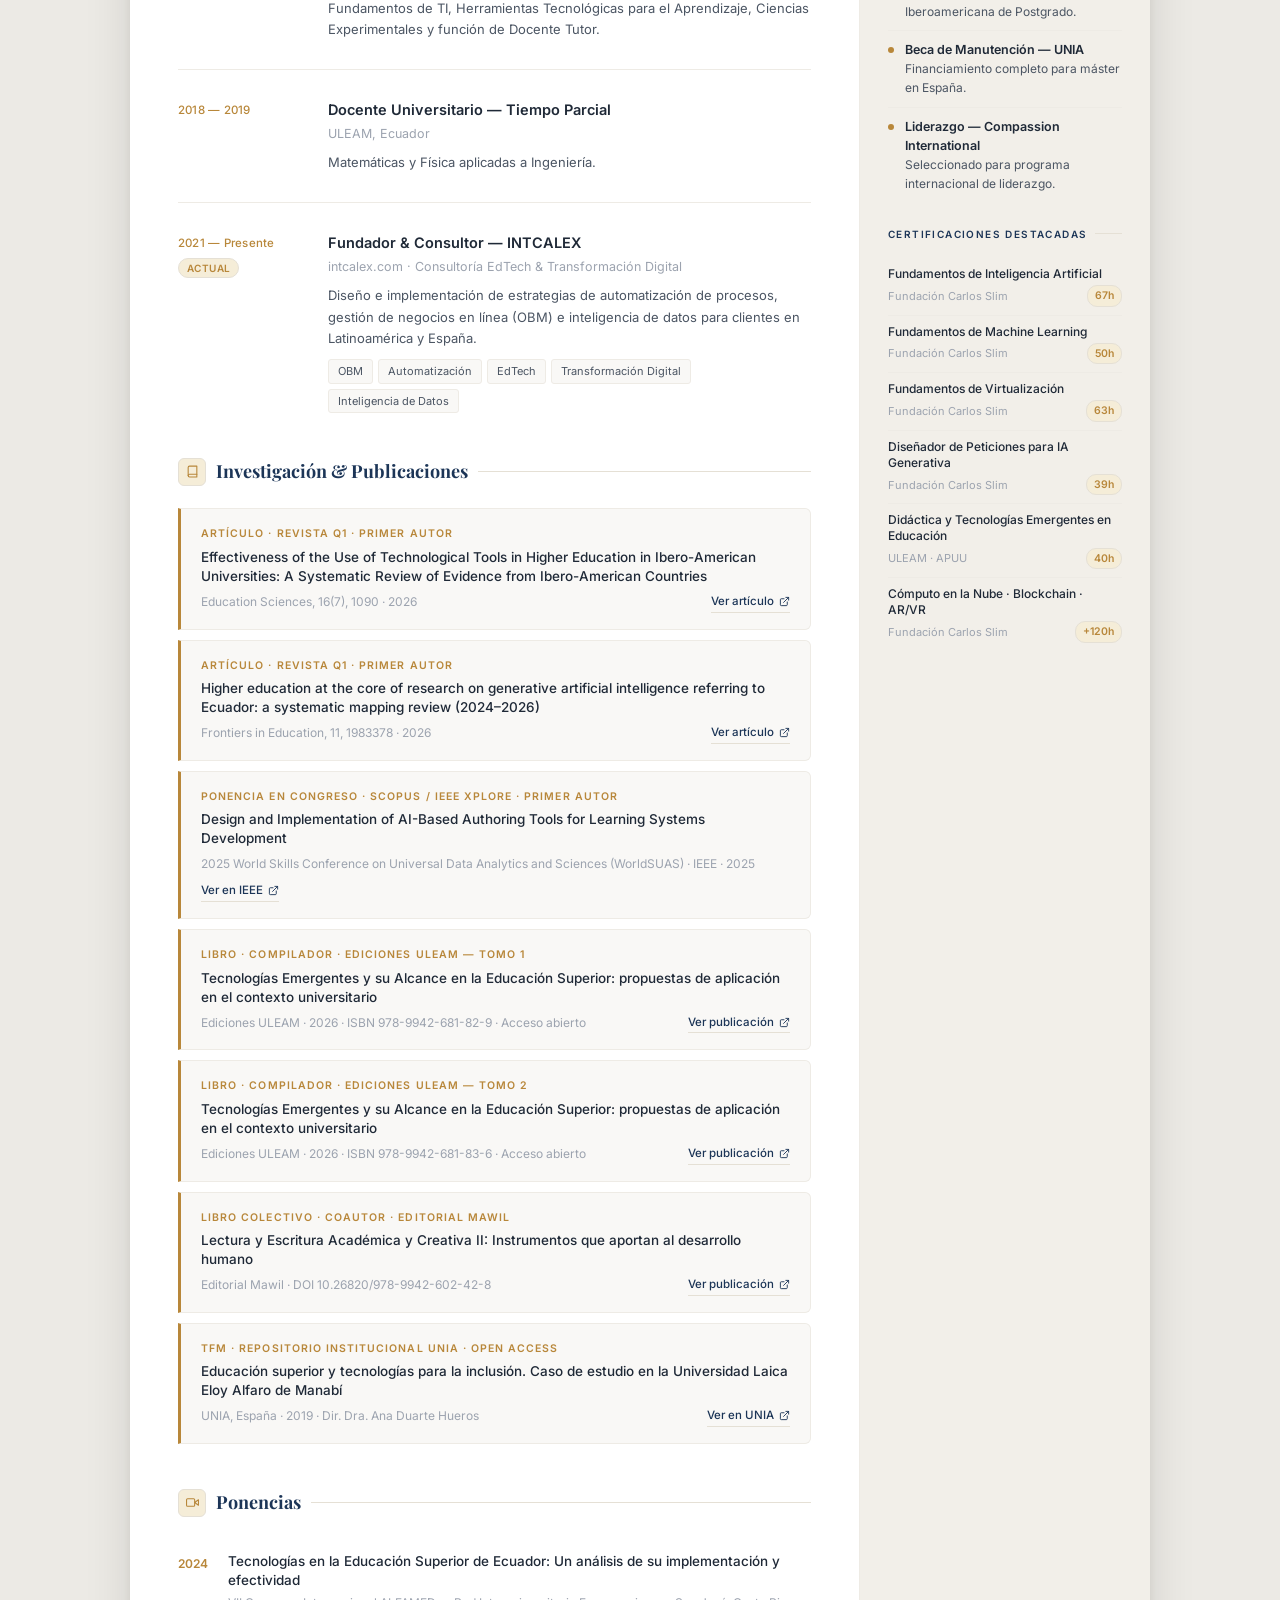
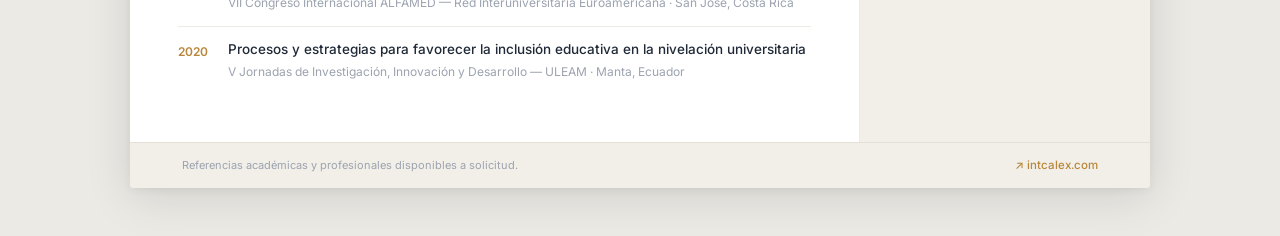
<file: cv/cv-ricardoaray.html>
<!DOCTYPE html>
<html lang="es">
<head>
  <meta charset="UTF-8">
  <title>Ricardo Aray Arauz — Curriculum Vitae</title>
  <meta name="robots" content="noindex">
  <link rel="canonical" href="https://ricardoaray.com/cv/">
  <meta http-equiv="refresh" content="0; url=/cv/">
</head>
<body>
  <p>Esta página se trasladó. <a href="/cv/">Ver el CV actualizado</a>.</p>
</body>
</html>
</file>
<file: css/variables.css>
:root {
  /* Paleta varonil: azul marino profundo + cobre/terracota */
  --color-primary: #1B3A6B;
  --color-primary-light: #E8F0FD;
  --color-primary-dark: #0F2546;
  --color-accent: #C2692A;
  --color-accent-light: #FDF0E8;

  /* Fondos cálidos */
  --color-bg: #FAFAF8;
  --color-bg-alt: #F3F3F0;

  /* Grises */
  --color-gray-900: #111111;
  --color-gray-800: #1F2937;
  --color-gray-700: #374151;
  --color-gray-600: #4B5563;
  --color-gray-500: #6B7280;
  --color-gray-400: #9CA3AF;
  --color-gray-300: #D1D5DB;
  --color-gray-200: #E5E7EB;
  --color-gray-100: #F9FAFB;
  --color-white: #FFFFFF;

  /* Semánticos */
  --color-success: #10B981;
  --color-error: #EF4444;
  --color-warning: #F59E0B;

  /* Tipografía */
  --font-family-display: "DM Serif Display", Georgia, serif;
  --font-family-sans: "Inter", -apple-system, BlinkMacSystemFont, "Segoe UI", sans-serif;
  --font-family-mono: "SF Mono", "Cascadia Code", "Roboto Mono", monospace;

  /* Espaciado */
  --spacing-xs: 0.25rem;
  --spacing-sm: 0.5rem;
  --spacing-md: 1rem;
  --spacing-lg: 1.5rem;
  --spacing-xl: 2rem;
  --spacing-2xl: 3rem;
  --spacing-3xl: 4rem;
  --spacing-4xl: 6rem;

  /* Border radius */
  --border-radius-sm: 0.375rem;
  --border-radius-md: 0.5rem;
  --border-radius-lg: 0.75rem;
  --border-radius-xl: 1rem;
  --border-radius-2xl: 1.5rem;
  --border-radius-full: 9999px;

  /* Transiciones */
  --transition-fast: 150ms cubic-bezier(0.4, 0, 0.2, 1);
  --transition-normal: 250ms cubic-bezier(0.4, 0, 0.2, 1);
  --transition-slow: 350ms cubic-bezier(0.4, 0, 0.2, 1);

  /* Sombras */
  --shadow-sm: 0 1px 3px 0 rgba(0, 0, 0, 0.06);
  --shadow-md: 0 4px 12px rgba(0, 0, 0, 0.08);
  --shadow-lg: 0 8px 24px rgba(0, 0, 0, 0.10);
  --shadow-xl: 0 16px 48px rgba(0, 0, 0, 0.12);
}
</file>
<file: css/styles.css>
@import url('https://fonts.googleapis.com/css2?family=DM+Serif+Display:ital@0;1&family=Inter:wght@300;400;500;600;700;800&display=swap');
@import './variables.css';

* { margin: 0; padding: 0; box-sizing: border-box; }
html { scroll-behavior: smooth; overflow-x: hidden; }
body { font-family: var(--font-family-sans); color: var(--color-gray-900); background-color: var(--color-bg); line-height: 1.6; font-size: 1rem; overflow-x: hidden; }

h1 { font-family: var(--font-family-display); font-size: 4rem; font-weight: 400; line-height: 1.05; letter-spacing: -0.01em; }
h2 { font-size: 2.25rem; font-weight: 700; line-height: 1.3; letter-spacing: -0.01em; margin-bottom: var(--spacing-2xl); }
h3 { font-size: 1.2rem; font-weight: 600; line-height: 1.4; margin-bottom: var(--spacing-sm); }
p { font-size: 1rem; line-height: 1.8; color: var(--color-gray-600); margin-bottom: var(--spacing-md); }
a { color: var(--color-primary); text-decoration: none; transition: color var(--transition-fast); }
a:hover { color: var(--color-primary-dark); }

.container { max-width: 1200px; margin: 0 auto; padding: 0 var(--spacing-lg); }
.container-sm { max-width: 640px; margin: 0 auto; padding: 0 var(--spacing-lg); }
.container-lg { max-width: 1400px; margin: 0 auto; padding: 0 var(--spacing-lg); }

/* ── Navbar ─────────────────────────────────────────────────────────── */
.navbar {
  position: fixed; top: 0; left: 0; right: 0; z-index: 1000;
  backdrop-filter: blur(16px);
  background: rgba(250, 250, 248, 0.92);
  border-bottom: 1px solid rgba(0, 0, 0, 0.06);
  padding: var(--spacing-md) 0;
  transition: box-shadow 0.3s ease;
}
.navbar.scrolled { box-shadow: 0 2px 20px rgba(0, 0, 0, 0.08); }
.navbar-content { display: flex; justify-content: space-between; align-items: center; }
.navbar-logo {
  font-size: 1.05rem; font-weight: 700; color: var(--color-gray-900);
  letter-spacing: -0.02em; transition: color var(--transition-fast);
}
.navbar-logo:hover { color: var(--color-primary); }
.navbar-links { display: flex; gap: var(--spacing-2xl); list-style: none; }
.navbar-links a {
  font-weight: 500; font-size: 0.875rem;
  color: var(--color-gray-600) !important;
  transition: color var(--transition-fast); position: relative;
}
.navbar-links a:hover { color: var(--color-primary) !important; }
.navbar-links a::after {
  content: ''; position: absolute; bottom: -4px; left: 0;
  width: 0; height: 2px; background-color: var(--color-accent);
  border-radius: 2px; transition: width var(--transition-normal);
}
.navbar-links a:hover::after { width: 100%; }

/* ── Hero: nombre de fondo gigante ──────────────────────────────────── */
#particles-canvas { display: none; }

.hero {
  background: #0D1B2A;
  color: #FFFFFF;
  min-height: 100vh;
  display: flex; align-items: center;
  padding-top: 80px;
  position: relative;
  overflow: hidden;
}
.hero .container { position: relative; z-index: 2; width: 100%; }

/* "Ricardo Aray" gigante de fondo — en blanco muy tenue */
.hero-bg-name {
  position: absolute;
  font-family: var(--font-family-display);
  font-size: clamp(5rem, 15vw, 20rem);
  font-weight: 400;
  color: #FFFFFF;
  opacity: 0.05;
  letter-spacing: -0.02em;
  line-height: 0.95;
  text-align: center;
  top: 50%;
  left: 50%;
  transform: translate(-50%, -50%);
  pointer-events: none;
  z-index: 1;
  user-select: none;
}

.hero-split {
  display: grid;
  grid-template-columns: 1fr 1fr;
  gap: 5rem;
  align-items: center;
  padding: 3rem 0;
}

.hero-content { text-align: left; }

/* Foto con tilt 3D — se controla por JS */
.hero-photo-wrap {
  position: relative; display: flex; justify-content: center;
  transform-style: preserve-3d;
  transition: transform 0.1s ease;
  animation: hero-in-photo 1s cubic-bezier(0.16, 1, 0.3, 1) 0.2s both;
}

.hero-photo {
  position: relative; z-index: 1;
  width: 380px; height: 470px;
  object-fit: cover; object-position: top center;
  border-radius: 200px 200px 120px 120px;
  display: block;
  box-shadow: 0 24px 64px rgba(27, 58, 107, 0.18);
}

.hero-eyebrow {
  display: inline-block;
  font-size: 0.75rem; font-weight: 600;
  letter-spacing: 0.12em; text-transform: uppercase;
  color: var(--color-accent);
  margin-bottom: 1.25rem;
  animation: hero-in-up 0.6s cubic-bezier(0.16, 1, 0.3, 1) both;
}

.hero h1 {
  font-family: var(--font-family-display);
  color: #FFFFFF;
  font-size: 4rem; font-weight: 400;
  line-height: 1.05; letter-spacing: -0.01em;
  margin-bottom: 1.5rem;
  animation: hero-in-title 0.8s cubic-bezier(0.16, 1, 0.3, 1) 0.1s both;
}

/* Nombre en cobre cursiva — firma personal */
.hero-highlight {
  color: var(--color-accent);
  font-style: italic;
}

.hero p { color: rgba(255,255,255,0.65); font-size: 1.1rem; }
.hero-subtitle {
  font-size: 1.1rem; color: rgba(255,255,255,0.65);
  margin-bottom: 2.5rem; max-width: 440px; line-height: 1.75;
  animation: hero-in-up 0.8s cubic-bezier(0.16, 1, 0.3, 1) 0.25s both;
}
.hero-buttons {
  display: flex; gap: 0.75rem; flex-wrap: wrap; justify-content: flex-start;
  animation: hero-in-up 0.8s cubic-bezier(0.16, 1, 0.3, 1) 0.4s both;
}

/* Stats row */
.hero-stats {
  display: flex; align-items: center; gap: 1.5rem;
  margin-top: 2.5rem;
  padding-top: 1.5rem;
  border-top: 1px solid rgba(255,255,255,0.12);
  animation: hero-in-up 0.8s cubic-bezier(0.16, 1, 0.3, 1) 0.55s both;
}
.hero-stat { display: flex; flex-direction: column; }
.hero-stat strong { font-size: 1.5rem; font-weight: 800; color: #FFFFFF; line-height: 1; }
.hero-stat span { font-size: 0.75rem; color: rgba(255,255,255,0.45); margin-top: 0.2rem; }
.hero-stat-sep { width: 1px; height: 32px; background: rgba(255,255,255,0.15); }

/* Animaciones de entrada del hero */
@keyframes hero-in-up {
  from { opacity: 0; transform: translateY(32px); }
  to   { opacity: 1; transform: translateY(0); }
}
@keyframes hero-in-title {
  from { opacity: 0; transform: translateY(40px) skewY(1.5deg); }
  to   { opacity: 1; transform: translateY(0) skewY(0); }
}
@keyframes hero-in-photo {
  from { opacity: 0; transform: scale(1.04); }
  to   { opacity: 1; transform: scale(1); }
}

/* Fix: no ocultar hero-content con animate-element */
.animate-element { opacity: 0; transform: translateY(24px); transition: opacity 0.8s cubic-bezier(0.25, 0.46, 0.45, 0.94), transform 0.8s cubic-bezier(0.25, 0.46, 0.45, 0.94); }
.animate-element.animate-in { opacity: 1 !important; transform: translateY(0) !important; }

/* ── Botones ────────────────────────────────────────────────────────── */
.btn {
  padding: 0.75rem 1.75rem;
  border-radius: var(--border-radius-lg);
  font-weight: 600; font-size: 0.95rem;
  border: none; cursor: pointer;
  transition: all var(--transition-normal);
  display: inline-block; text-align: center;
}
.btn-primary {
  background-color: var(--color-accent); color: var(--color-white);
  box-shadow: 0 4px 15px rgba(194, 105, 42, 0.35);
}
.btn-primary:hover {
  background-color: #A8571F; color: var(--color-white);
  transform: translateY(-1px);
  box-shadow: 0 6px 20px rgba(194, 105, 42, 0.45);
}
.btn-secondary {
  background-color: transparent; color: rgba(255,255,255,0.85);
  border: 1.5px solid rgba(255,255,255,0.25);
}
.btn-secondary:hover {
  background-color: rgba(255,255,255,0.08);
  border-color: rgba(255,255,255,0.45); color: #FFFFFF;
  transform: translateY(-1px);
}

/* ── Secciones ──────────────────────────────────────────────────────── */
section { padding: var(--spacing-4xl) 0; }
.section-title-wrapper { text-align: center; margin-bottom: var(--spacing-4xl); }
.section-eyebrow {
  display: block;
  font-size: 0.75rem; font-weight: 600;
  letter-spacing: 0.12em; text-transform: uppercase;
  color: var(--color-primary);
  margin-bottom: 0.75rem;
}
.section-title { display: inline-block; position: relative; padding-bottom: var(--spacing-md); }
.section-title::after {
  content: ''; position: absolute; bottom: 0; left: 50%;
  transform: translateX(-50%);
  width: 36px; height: 3px;
  background: var(--color-accent);
  border-radius: var(--border-radius-full);
}

/* ── Servicios ──────────────────────────────────────────────────────── */
#servicios { background-color: var(--color-bg-alt); }
.servicios-grid { display: grid; grid-template-columns: repeat(auto-fit, minmax(300px, 1fr)); gap: 1.25rem; }
.service-card {
  background-color: var(--color-white);
  padding: var(--spacing-xl);
  border-radius: var(--border-radius-xl);
  border: 1px solid var(--color-gray-200);
  box-shadow: none;
  transition: all var(--transition-normal);
  text-align: left;
}
.service-card:hover {
  transform: translateY(-4px);
  border-color: var(--color-accent);
  box-shadow: 0 8px 24px rgba(194, 105, 42, 0.12);
}
.service-icon {
  font-size: 1.75rem; margin-bottom: var(--spacing-md);
  display: block; width: auto; height: auto; background: none; border-radius: 0;
}
.service-card h3 { color: var(--color-gray-900); font-size: 1.05rem; margin-bottom: var(--spacing-sm); }
.service-card p { color: var(--color-gray-600); font-size: 0.93rem; line-height: 1.7; }

/* ── Sobre Mí ───────────────────────────────────────────────────────── */
#sobre { background-color: var(--color-white); }
.about-content { display: grid; grid-template-columns: 1fr 1fr; gap: var(--spacing-4xl); align-items: center; }
.about-image {
  width: 100%; max-width: 440px; height: 520px;
  background: linear-gradient(135deg, var(--color-primary-light) 0%, var(--color-accent-light) 100%);
  border-radius: 200px 200px 100px 100px;
  overflow: hidden;
  box-shadow: 0 20px 60px rgba(27, 58, 107, 0.15);
}
.about-text h2 { color: var(--color-gray-900); }
.about-text p { margin-bottom: var(--spacing-lg); color: var(--color-gray-700); font-size: 1rem; }
.about-highlight {
  background-color: var(--color-bg-alt);
  border-left: 3px solid var(--color-accent);
  padding: var(--spacing-md) var(--spacing-lg);
  border-radius: 0 var(--border-radius-md) var(--border-radius-md) 0;
  margin: var(--spacing-lg) 0; color: var(--color-gray-800);
}
.about-highlight strong { color: var(--color-gray-900); }

/* ── Contacto — claro ───────────────────────────────────────────────── */
#contacto { background: var(--color-bg-alt) !important; }
#contacto .section-title, #contacto h2 { color: var(--color-gray-900) !important; }
#contacto p, #contacto label { color: var(--color-gray-600) !important; }
#contacto .contact-info h2 { color: var(--color-gray-900) !important; }
#contacto .contact-info p, #contacto .contact-info ul li { color: var(--color-gray-700) !important; }
#contacto .contact-form, #contacto form {
  background: var(--color-white); border: 1px solid var(--color-gray-200);
  border-radius: 16px; padding: 2rem;
}
#contacto input, #contacto textarea {
  background: var(--color-bg) !important;
  border: 1.5px solid var(--color-gray-200) !important;
  color: var(--color-gray-900) !important; border-radius: 8px !important;
}
#contacto input::placeholder, #contacto textarea::placeholder { color: var(--color-gray-400) !important; }
#contacto input:focus, #contacto textarea:focus {
  border-color: var(--color-primary) !important;
  box-shadow: 0 0 0 3px rgba(27, 58, 107, 0.1) !important;
}
#contacto button[type="submit"] { background: var(--color-primary); color: #fff; border: none; }
.contact-content { display: grid; grid-template-columns: 1fr 1fr; gap: var(--spacing-4xl); align-items: start; }
.contact-links { display: flex; gap: var(--spacing-sm); margin-top: var(--spacing-2xl); flex-wrap: wrap; }
.contact-links a {
  display: inline-flex; align-items: center; gap: var(--spacing-sm);
  padding: 0.6rem var(--spacing-md);
  background-color: var(--color-white); color: var(--color-gray-700);
  border: 1px solid var(--color-gray-200);
  border-radius: var(--border-radius-lg);
  font-weight: 500; font-size: 0.875rem;
  transition: all var(--transition-normal);
}
.contact-links a:hover {
  transform: translateY(-2px); border-color: var(--color-accent); color: var(--color-accent);
}
.form-group { margin-bottom: var(--spacing-lg); }
.form-group label { display: block; margin-bottom: var(--spacing-sm); font-weight: 600; font-size: 0.875rem; color: var(--color-gray-700); }
.form-group input, .form-group textarea {
  width: 100%; padding: var(--spacing-md);
  border: 1.5px solid var(--color-gray-200);
  border-radius: var(--border-radius-md);
  font-family: var(--font-family-sans); font-size: 1rem;
  background: var(--color-bg); transition: border-color var(--transition-fast);
}
.form-group input:focus, .form-group textarea:focus {
  outline: none; border-color: var(--color-primary);
  box-shadow: 0 0 0 3px rgba(27, 58, 107, 0.1);
}
.form-group textarea { resize: vertical; min-height: 120px; }

/* ── Footer ─────────────────────────────────────────────────────────── */
.footer { background-color: var(--color-gray-900); color: var(--color-gray-400); padding: var(--spacing-3xl) 0; }
.footer-content { display: grid; grid-template-columns: 1fr 1fr; gap: var(--spacing-3xl); align-items: center; }
.footer-info p { margin-bottom: var(--spacing-sm); color: var(--color-gray-400); }
.footer-links { display: flex; gap: var(--spacing-lg); justify-content: flex-end; }
.footer-links a {
  display: inline-flex; align-items: center; justify-content: center;
  width: 40px; height: 40px;
  background-color: rgba(255,255,255,0.08);
  border-radius: var(--border-radius-full); color: var(--color-white);
  transition: all var(--transition-normal);
}
.footer-links a:hover { background-color: var(--color-accent); transform: translateY(-2px); }

/* ── WhatsApp flotante ───────────────────────────────────────────────── */
.whatsapp-float {
  position: fixed; bottom: 28px; right: 28px;
  background-color: #25D366; border-radius: 50%;
  width: 56px; height: 56px;
  display: flex; align-items: center; justify-content: center;
  box-shadow: 0 4px 16px rgba(37,211,102,0.4);
  z-index: 9999; opacity: 0; pointer-events: none;
  transform: scale(0.8);
  transition: opacity 0.3s ease, transform 0.3s ease, box-shadow 0.2s ease;
}
.whatsapp-float.visible { opacity: 1; pointer-events: auto; transform: scale(1); }
.whatsapp-float:hover { transform: scale(1.08); box-shadow: 0 6px 24px rgba(37,211,102,0.55); }

/* ── Keyframes ───────────────────────────────────────────────────────── */
@keyframes fadeInUp { from { opacity: 0; transform: translateY(30px); } to { opacity: 1; transform: translateY(0); } }
@keyframes fadeInLeft { from { opacity: 0; transform: translateX(-30px); } to { opacity: 1; transform: translateX(0); } }
@keyframes fadeInRight { from { opacity: 0; transform: translateX(30px); } to { opacity: 1; transform: translateX(0); } }

/* ── Responsive ─────────────────────────────────────────────────────── */
@media (max-width: 900px) {
  .hero-split { grid-template-columns: 1fr; gap: 2.5rem; }
  .hero-content { text-align: center; order: 2; }
  .hero-subtitle { margin-left: auto; margin-right: auto; }
  .hero-buttons { justify-content: center; }
  .hero-photo-wrap { order: 1; }
  .hero-photo { width: 260px; height: 330px; }
  .hero-stats { justify-content: center; }
  .hero-bg-name { font-size: clamp(5rem, 28vw, 10rem); opacity: 0.04; }
}
@media (max-width: 768px) {
  h1 { font-size: 3rem; }
  h2 { font-size: 1.875rem; margin-bottom: var(--spacing-xl); }
  .navbar-links { gap: var(--spacing-lg); font-size: 0.875rem; }
  .hero-buttons { flex-direction: column; gap: var(--spacing-sm); }
  .btn { width: 100%; }
  .about-content, .contact-content { grid-template-columns: 1fr; gap: var(--spacing-2xl); }
  .about-image { height: 300px; max-width: 100%; border-radius: var(--border-radius-2xl); }
  .footer-content { grid-template-columns: 1fr; text-align: center; }
  .footer-links { justify-content: center; }
  section { padding: var(--spacing-2xl) 0; }
  .servicios-grid { grid-template-columns: 1fr; }
  .contact-links { flex-wrap: wrap; gap: var(--spacing-sm); }
  .contact-links a { flex: 1 1 calc(50% - var(--spacing-sm)); justify-content: center; }
}
@media (max-width: 480px) {
  h1 { font-size: 2.5rem; }
  h2 { font-size: 1.5rem; }
  .hero-subtitle { font-size: 1rem; }
  .navbar-links { display: none; }
  .container { padding: 0 var(--spacing-md); }
  .service-card, .contact-form { padding: var(--spacing-lg); }
  .contact-links a { flex: 1 1 100%; }
  .payment-row { flex-direction: column; }
}

/* Reducir animaciones si el usuario lo prefiere */
@media (prefers-reduced-motion: reduce) {
  .hero-eyebrow, .hero h1, .hero-subtitle, .hero-buttons, .hero-photo-wrap { animation: none; opacity: 1; transform: none; }
}
</file>
